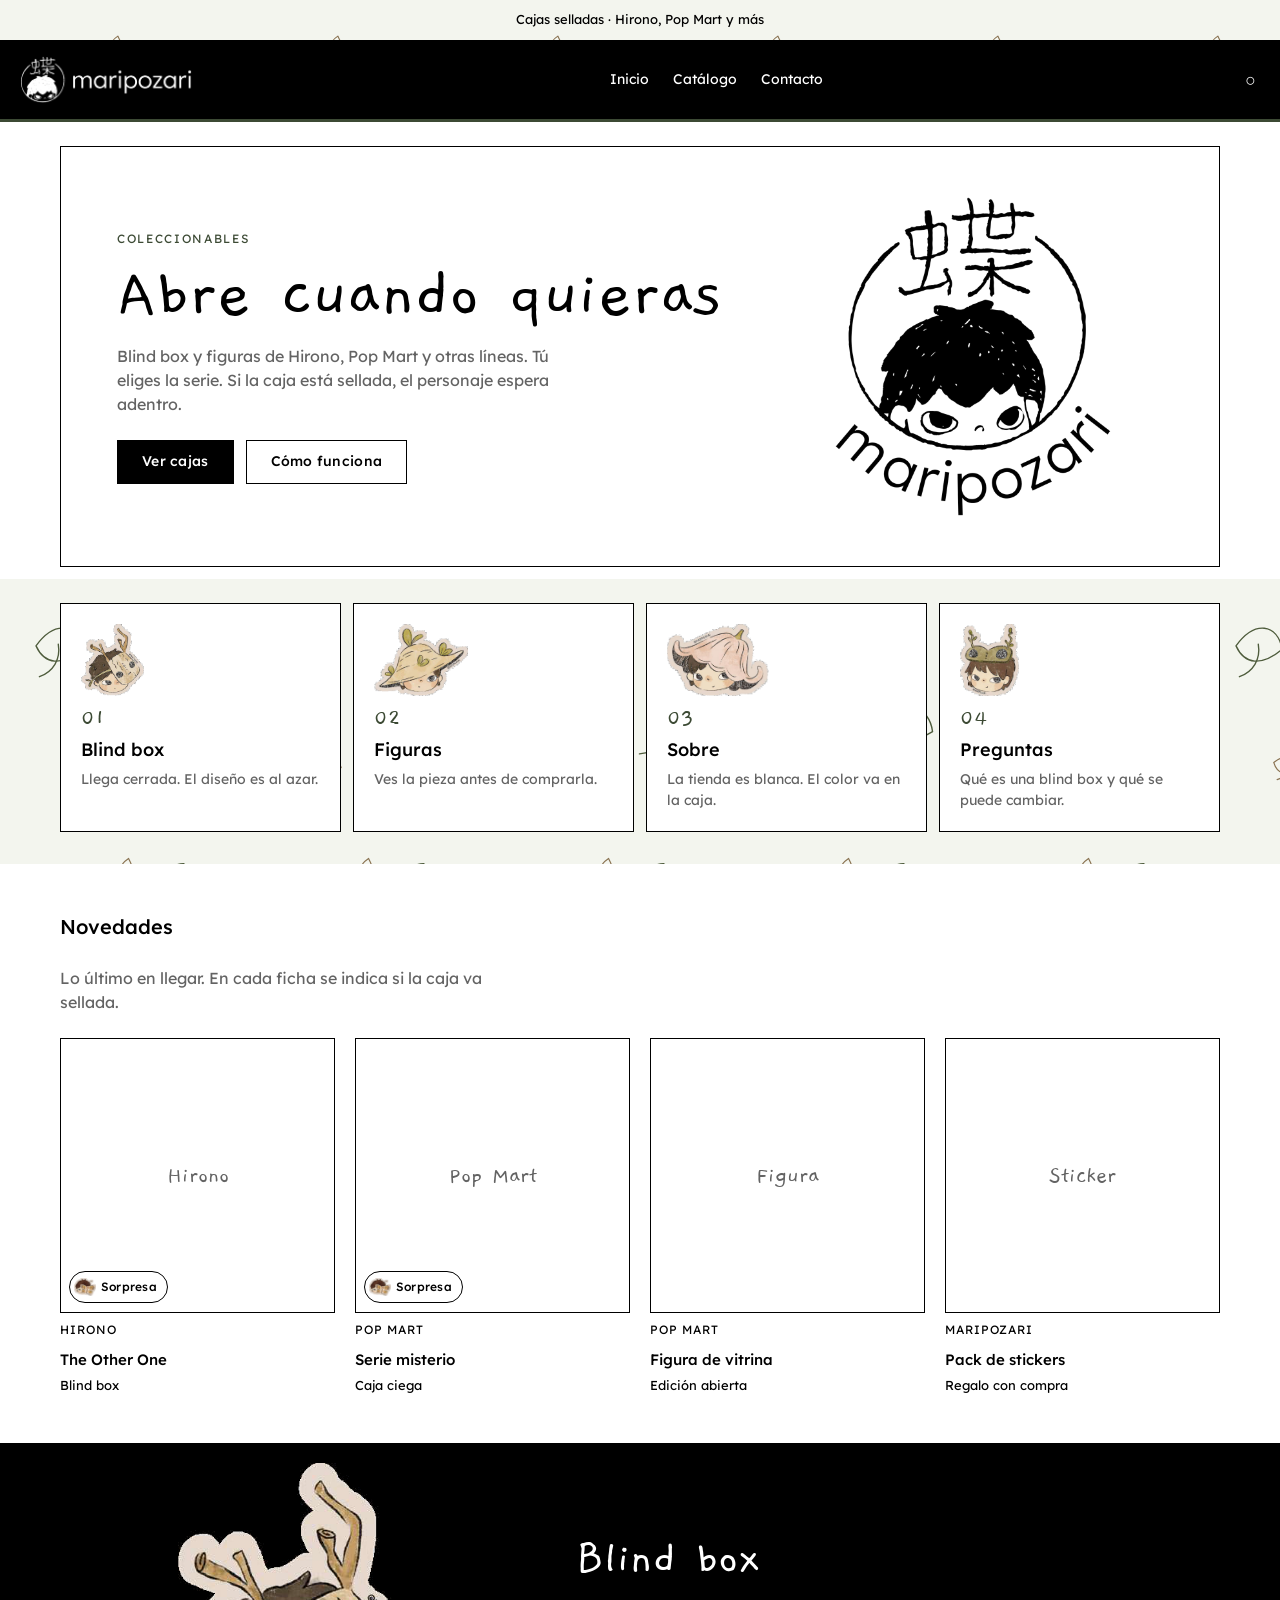
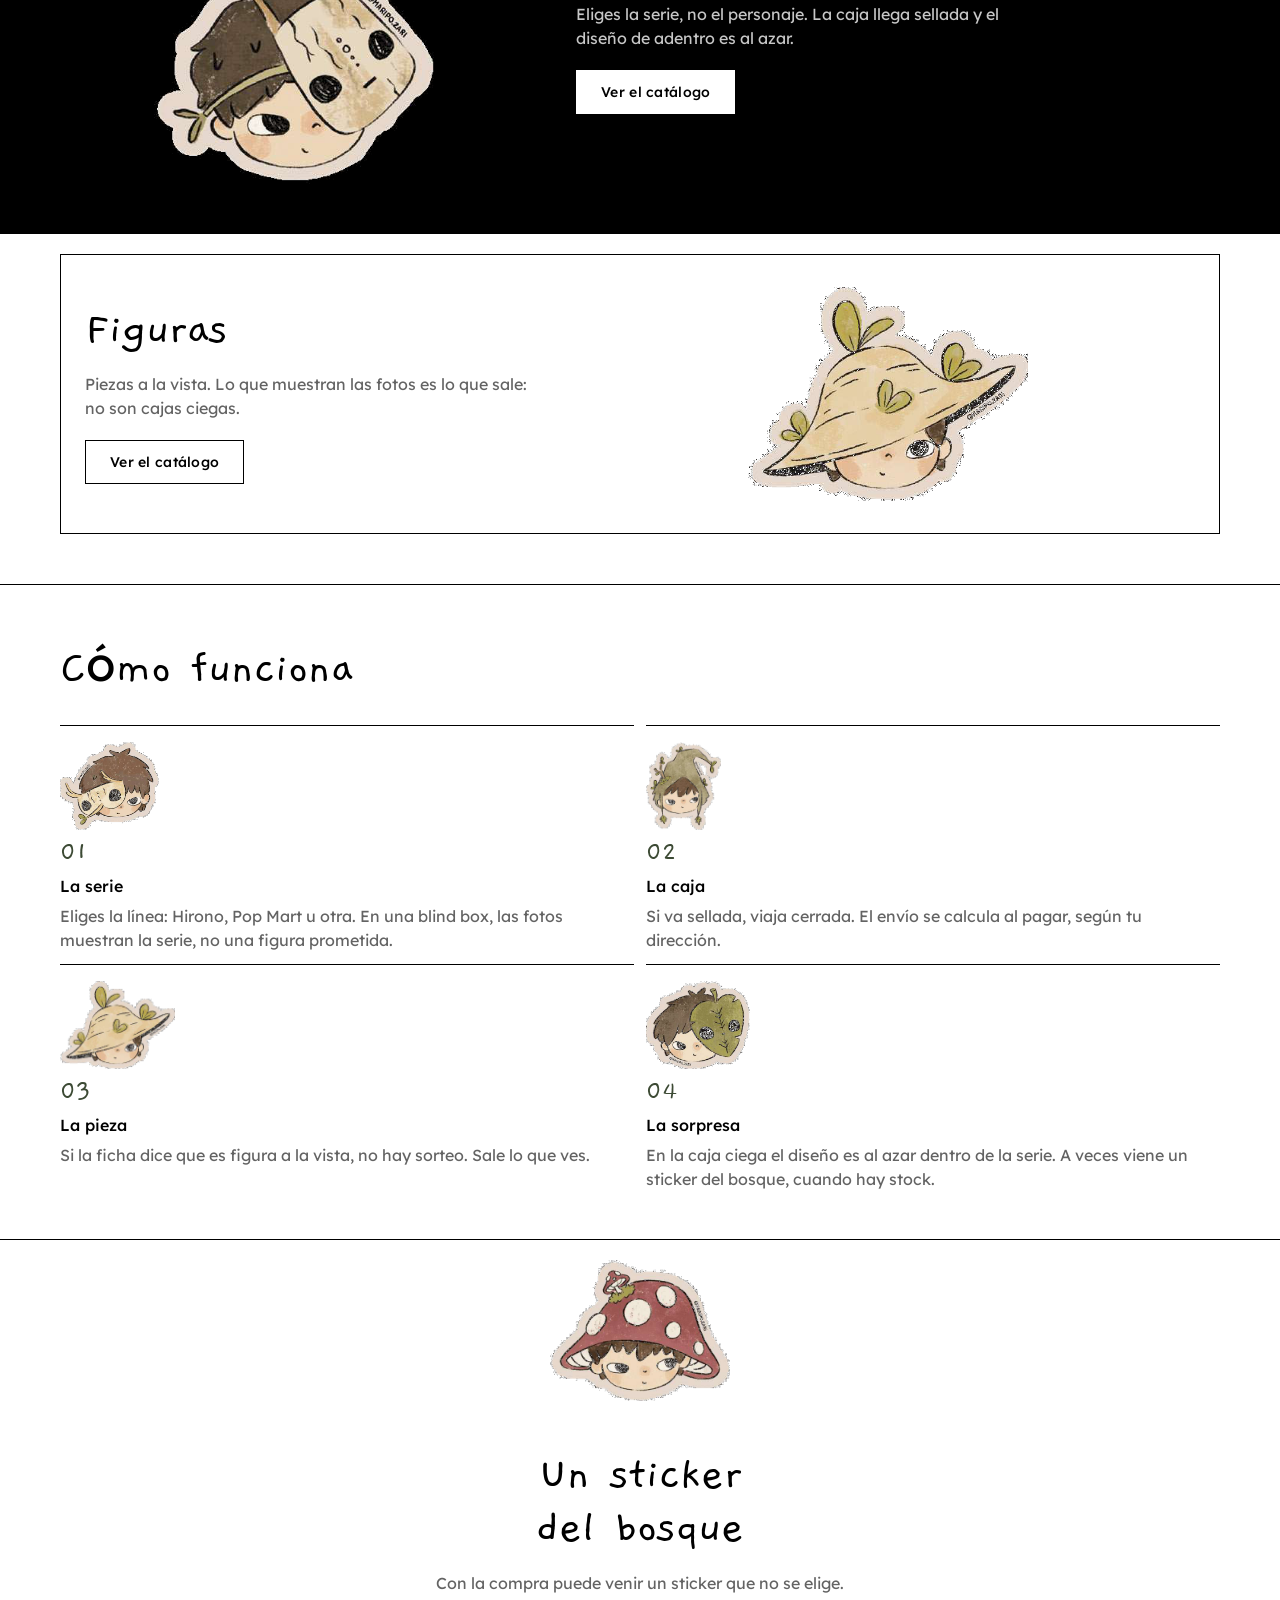
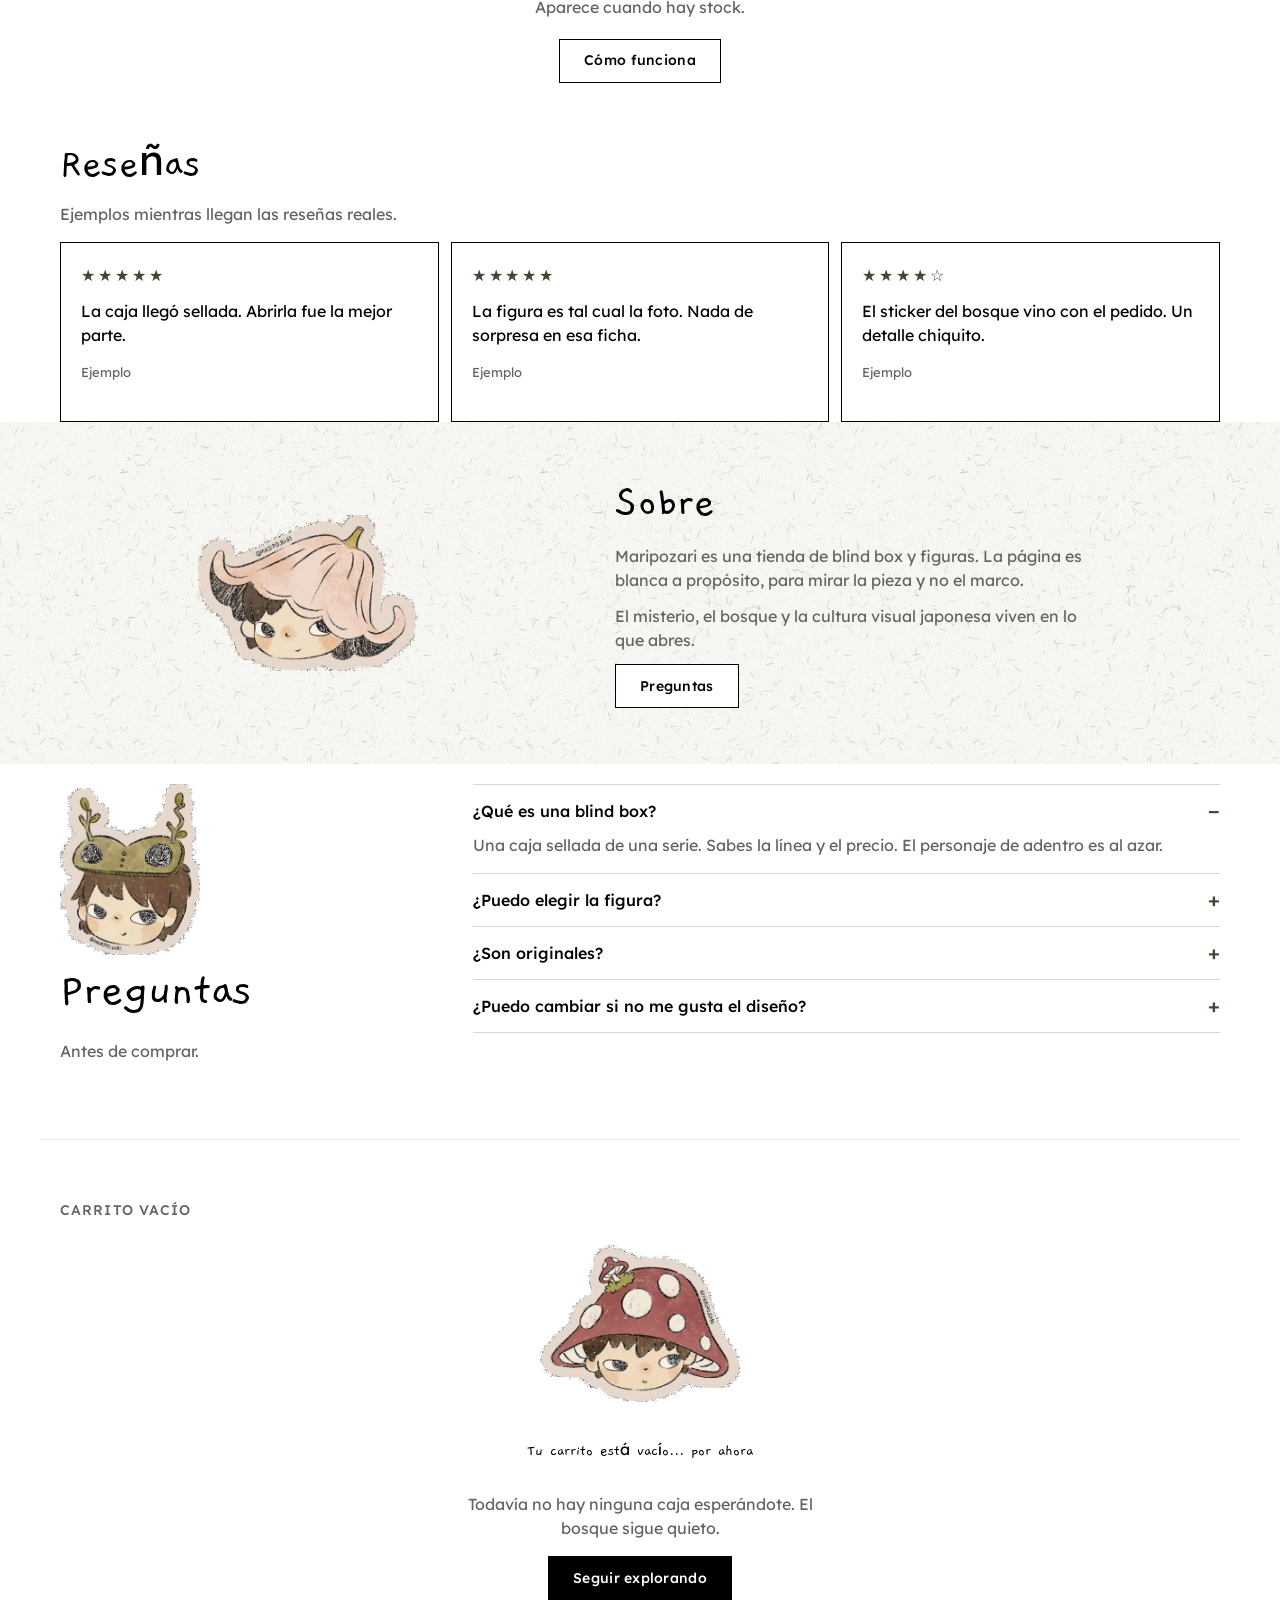
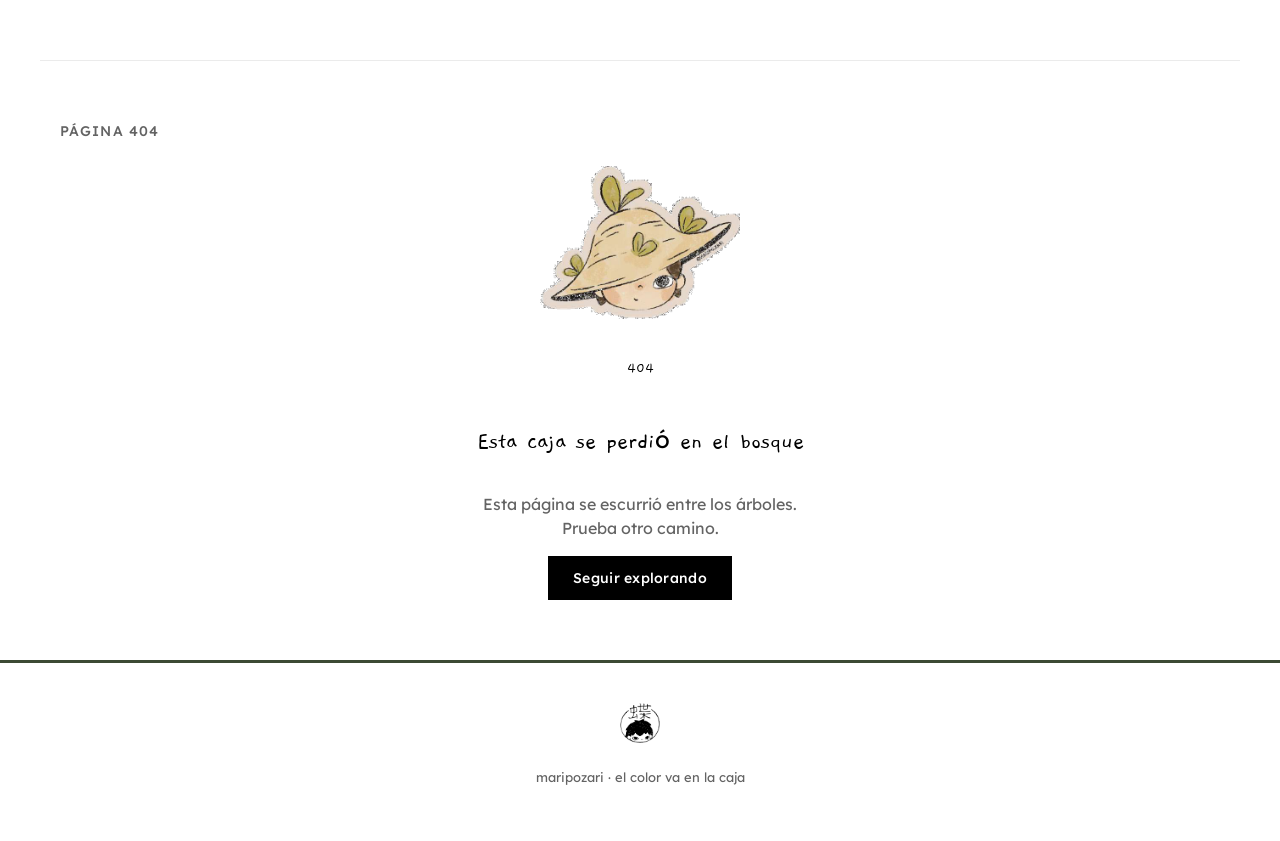
<file: preview/index.html>
<!doctype html>
<html lang="es">
  <head>
    <meta charset="utf-8">
    <meta name="viewport" content="width=device-width, initial-scale=1">
    <title>maripozari — vista local de la home</title>
    <link rel="icon" type="image/png" href="../assets/favicon.png">
    <link rel="preconnect" href="https://fonts.googleapis.com">
    <link rel="preconnect" href="https://fonts.gstatic.com" crossorigin>
    <link href="https://fonts.googleapis.com/css2?family=Gaegu:wght@400;700&family=Lexend:wght@300;400;500;600&display=swap" rel="stylesheet">
    <link rel="stylesheet" href="preview.css">
    <link rel="stylesheet" href="../assets/maripozari.css">
    <script src="../assets/maripozari-reel.js" defer></script>
  </head>
  <body>
    <a class="skip" href="#main">Saltar al contenido</a>

    <div class="announcement">Cajas selladas · Hirono, Pop Mart y más</div>

    <header class="site-header">
      <button class="icon-btn large-up-hide" type="button" aria-label="Menú">☰</button>
      <a class="logo-link" href="#main">
        <img class="header__heading-logo header__heading-logo--lockup small-hide medium-hide" src="../assets/logo-horizontal-white.png" width="200" height="56" alt="maripozari">
        <img class="header__heading-logo header__heading-logo--symbol large-up-hide" src="../assets/logo-symbol-white.png" width="48" height="48" alt="maripozari">
      </a>
      <nav class="nav small-hide" aria-label="Principal">
        <a href="#main">Inicio</a>
        <a href="#novedades">Catálogo</a>
        <a href="paginas.html#contacto">Contacto</a>
      </nav>
      <a class="icon-btn" href="carrito.html" aria-label="Carrito">○</a>
    </header>

    <main id="main">
      <section class="maripozari-banner">
        <div class="page-width">
          <div class="maripozari-banner__panel">
            <div class="maripozari-banner__copy">
              <p class="maripozari-banner__eyebrow">Coleccionables</p>
              <h1 class="maripozari-banner__heading">Abre cuando quieras</h1>
              <p class="maripozari-banner__text">Blind box y figuras de Hirono, Pop Mart y otras líneas. Tú eliges la serie. Si la caja está sellada, el personaje espera adentro.</p>
              <div class="maripozari-banner__actions">
                <a class="button" href="#novedades">Ver cajas</a>
                <a class="button button--secondary" href="#como-funciona">Cómo funciona</a>
              </div>
            </div>
            <div class="maripozari-banner__visual">
              <img src="../assets/logo-original.png" width="280" height="322" alt="maripozari">
            </div>
          </div>
        </div>
      </section>

      <section class="maripozari-paths">
        <div class="page-width">
          <ul class="maripozari-paths__list">
            <li><a href="#blind-box"><img class="maripozari-creature-img" src="../assets/creature-antler.png" width="88" height="88" alt="" style="--creature-size: 8.8rem"><span class="maripozari-paths__index">01</span><h2>Blind box</h2><p>Llega cerrada. El diseño es al azar.</p></a></li>
            <li><a href="#figuras"><img class="maripozari-creature-img" src="../assets/creature-hat.png" width="88" height="88" alt="" style="--creature-size: 8.8rem"><span class="maripozari-paths__index">02</span><h2>Figuras</h2><p>Ves la pieza antes de comprarla.</p></a></li>
            <li><a href="#sobre"><img class="maripozari-creature-img" src="../assets/creature-flower.png" width="88" height="88" alt="" style="--creature-size: 8.8rem"><span class="maripozari-paths__index">03</span><h2>Sobre</h2><p>La tienda es blanca. El color va en la caja.</p></a></li>
            <li><a href="#preguntas"><img class="maripozari-creature-img" src="../assets/creature-frog.png" width="88" height="88" alt="" style="--creature-size: 8.8rem"><span class="maripozari-paths__index">04</span><h2>Preguntas</h2><p>Qué es una blind box y qué se puede cambiar.</p></a></li>
          </ul>
        </div>
      </section>

      <section id="novedades" class="page-width catalog">
        <h2>Novedades</h2>
        <p class="lede">Lo último en llegar. En cada ficha se indica si la caja va sellada.</p>
        <div class="grid">
          <article class="card">
            <div class="card__media">
              <span class="card__ph">Hirono</span>
              <div class="card__badge">
                <span class="maripozari-surprise-badge">
                  <img src="../assets/creature-surprise.png" width="22" height="22" alt="">
                  <span>Sorpresa</span>
                </span>
              </div>
            </div>
            <p class="vendor">HIRONO</p>
            <h3>The Other One</h3>
            <p class="price">Blind box</p>
          </article>
          <article class="card">
            <div class="card__media">
              <span class="card__ph">Pop Mart</span>
              <div class="card__badge">
                <span class="maripozari-surprise-badge">
                  <img src="../assets/creature-surprise.png" width="22" height="22" alt="">
                  <span>Sorpresa</span>
                </span>
              </div>
            </div>
            <p class="vendor">POP MART</p>
            <h3>Serie misterio</h3>
            <p class="price">Caja ciega</p>
          </article>
          <article class="card">
            <div class="card__media"><span class="card__ph">Figura</span></div>
            <p class="vendor">POP MART</p>
            <h3>Figura de vitrina</h3>
            <p class="price">Edición abierta</p>
          </article>
          <article class="card">
            <div class="card__media"><span class="card__ph">Sticker</span></div>
            <p class="vendor">MARIPOZARI</p>
            <h3>Pack de stickers</h3>
            <p class="price">Regalo con compra</p>
          </article>
        </div>
      </section>

      <section id="blind-box" class="maripozari-moment maripozari-moment--ink">
        <div class="page-width">
          <div class="maripozari-moment__inner">
            <div class="maripozari-moment__media">
              <img class="maripozari-creature-img" src="../assets/creature-antler.png" width="240" height="240" alt="" style="--creature-size: 24rem">
            </div>
            <div>
              <h2 class="maripozari-moment__heading">Blind box</h2>
              <div class="maripozari-moment__text rte"><p>Eliges la serie, no el personaje. La caja llega sellada y el diseño de adentro es al azar.</p></div>
              <a class="button button--secondary" href="#novedades">Ver el catálogo</a>
            </div>
          </div>
        </div>
      </section>

      <section id="figuras" class="maripozari-moment maripozari-moment--frame maripozari-moment--image-right">
        <div class="page-width">
          <div class="maripozari-moment__inner">
            <div class="maripozari-moment__media">
              <img class="maripozari-creature-img" src="../assets/creature-hat.png" width="240" height="240" alt="" style="--creature-size: 24rem">
            </div>
            <div>
              <h2 class="maripozari-moment__heading">Figuras</h2>
              <div class="maripozari-moment__text rte"><p>Piezas a la vista. Lo que muestran las fotos es lo que sale: no son cajas ciegas.</p></div>
              <a class="button button--secondary" href="#novedades">Ver el catálogo</a>
            </div>
          </div>
        </div>
      </section>

      <section id="como-funciona" class="maripozari-steps">
        <div class="page-width">
          <h2 class="maripozari-steps__heading">Cómo funciona</h2>
          <ol class="maripozari-steps__list">
            <li><img class="maripozari-creature-img" src="../assets/creature-branch.png" width="96" height="96" alt="" style="--creature-size: 9.6rem"><span class="maripozari-steps__index">01</span><h3>La serie</h3><p>Eliges la línea: Hirono, Pop Mart u otra. En una blind box, las fotos muestran la serie, no una figura prometida.</p></li>
            <li><img class="maripozari-creature-img" src="../assets/creature-sprout.png" width="96" height="96" alt="" style="--creature-size: 9.6rem"><span class="maripozari-steps__index">02</span><h3>La caja</h3><p>Si va sellada, viaja cerrada. El envío se calcula al pagar, según tu dirección.</p></li>
            <li><img class="maripozari-creature-img" src="../assets/creature-hat.png" width="96" height="96" alt="" style="--creature-size: 9.6rem"><span class="maripozari-steps__index">03</span><h3>La pieza</h3><p>Si la ficha dice que es figura a la vista, no hay sorteo. Sale lo que ves.</p></li>
            <li><img class="maripozari-creature-img" src="../assets/creature-leaf.png" width="96" height="96" alt="" style="--creature-size: 9.6rem"><span class="maripozari-steps__index">04</span><h3>La sorpresa</h3><p>En la caja ciega el diseño es al azar dentro de la serie. A veces viene un sticker del bosque, cuando hay stock.</p></li>
          </ol>
        </div>
      </section>

      <section class="maripozari-moment maripozari-moment--center">
        <div class="page-width">
          <div class="maripozari-moment__inner">
            <div class="maripozari-moment__media">
              <img class="maripozari-creature-img" src="../assets/creature-mushroom.png" width="240" height="240" alt="" style="--creature-size: 24rem">
            </div>
            <div>
              <h2 class="maripozari-moment__heading">Un sticker del bosque</h2>
              <div class="maripozari-moment__text rte"><p>Con la compra puede venir un sticker que no se elige. Aparece cuando hay stock.</p></div>
              <a class="button button--secondary" href="#como-funciona">Cómo funciona</a>
            </div>
          </div>
        </div>
      </section>

      <maripozari-reel class="maripozari-reel maripozari-reviews">
        <div class="page-width maripozari-reel__bar">
          <div>
            <h2 class="maripozari-reel__heading">Reseñas</h2>
            <p class="maripozari-reviews__intro">Ejemplos mientras llegan las reseñas reales.</p>
          </div>
        </div>
        <div class="maripozari-reel__viewport page-width">
          <div class="maripozari-reel__track" data-reel-track>
            <article class="maripozari-reviews__card" data-reel-slide>
              <p class="maripozari-reviews__stars">★★★★★</p>
              <blockquote>La caja llegó sellada. Abrirla fue la mejor parte.</blockquote>
              <p class="maripozari-reviews__author">Ejemplo</p>
            </article>
            <article class="maripozari-reviews__card" data-reel-slide>
              <p class="maripozari-reviews__stars">★★★★★</p>
              <blockquote>La figura es tal cual la foto. Nada de sorpresa en esa ficha.</blockquote>
              <p class="maripozari-reviews__author">Ejemplo</p>
            </article>
            <article class="maripozari-reviews__card" data-reel-slide>
              <p class="maripozari-reviews__stars">★★★★☆</p>
              <blockquote>El sticker del bosque vino con el pedido. Un detalle chiquito.</blockquote>
              <p class="maripozari-reviews__author">Ejemplo</p>
            </article>
          </div>
          <div class="maripozari-reel__dots" data-reel-dots></div>
        </div>
      </maripozari-reel>

      <section id="sobre" class="maripozari-about maripozari-kraft">
        <div class="page-width">
          <div class="maripozari-about__inner maripozari-about__inner--split">
            <div>
              <img class="maripozari-creature-img" src="../assets/creature-flower.png" width="220" height="220" alt="" style="--creature-size: 22rem">
            </div>
            <div>
              <h2 class="maripozari-about__heading">Sobre</h2>
              <div class="maripozari-about__text">
                <p>Maripozari es una tienda de blind box y figuras. La página es blanca a propósito, para mirar la pieza y no el marco.</p>
                <p>El misterio, el bosque y la cultura visual japonesa viven en lo que abres.</p>
              </div>
              <a class="button button--secondary" href="#preguntas">Preguntas</a>
            </div>
          </div>
        </div>
      </section>

      <section id="preguntas" class="maripozari-faq">
        <div class="page-width maripozari-faq__layout">
          <div class="maripozari-faq__intro-wrap">
            <img class="maripozari-creature-img" src="../assets/creature-frog.png" width="140" height="140" alt="" style="--creature-size: 14rem">
            <h2 class="maripozari-faq__heading">Preguntas</h2>
            <p class="maripozari-faq__intro">Antes de comprar.</p>
          </div>
          <div class="maripozari-faq__list">
            <details class="maripozari-faq__item" open>
              <summary>¿Qué es una blind box?</summary>
              <div class="rte"><p>Una caja sellada de una serie. Sabes la línea y el precio. El personaje de adentro es al azar.</p></div>
            </details>
            <details class="maripozari-faq__item">
              <summary>¿Puedo elegir la figura?</summary>
              <div class="rte"><p>En una blind box, no. Si la ficha dice que es figura a la vista, lo que ves en las fotos es lo que sale.</p></div>
            </details>
            <details class="maripozari-faq__item">
              <summary>¿Son originales?</summary>
              <div class="rte"><p>La ficha indica la línea y si la caja está sellada.</p></div>
            </details>
            <details class="maripozari-faq__item">
              <summary>¿Puedo cambiar si no me gusta el diseño?</summary>
              <div class="rte"><p>Que salga otro personaje de la misma serie es la sorpresa. Si el empaque llega dañado, lo revisamos con fotos.</p></div>
            </details>
          </div>
        </div>
      </section>

      <section id="carrito" class="page-width state">
        <h2>Carrito vacío</h2>
        <div class="maripozari-empty">
          <img class="maripozari-creature" src="../assets/creature-empty-cart.png" width="180" height="141" alt="">
          <p class="cart__empty-text">Tu carrito está vacío... por ahora</p>
          <p class="maripozari-empty__note">Todavía no hay ninguna caja esperándote. El bosque sigue quieto.</p>
          <a class="button" href="#novedades">Seguir explorando</a>
        </div>
      </section>

      <section id="perdido" class="page-width state">
        <h2>Página 404</h2>
        <div class="template-404 maripozari-empty">
          <img class="maripozari-creature" src="../assets/creature-404.png" width="200" height="152" alt="">
          <p class="maripozari-display">404</p>
          <h1 class="title">Esta caja se perdió en el bosque</h1>
          <p class="maripozari-empty__note">Esta página se escurrió entre los árboles. Prueba otro camino.</p>
          <a class="button" href="#novedades">Seguir explorando</a>
        </div>
      </section>
    </main>

    <footer class="site-footer">
      <img src="../assets/logo-symbol.png" width="40" height="40" alt="">
      <p>maripozari · el color va en la caja</p>
    </footer>
  </body>
</html>
</file>
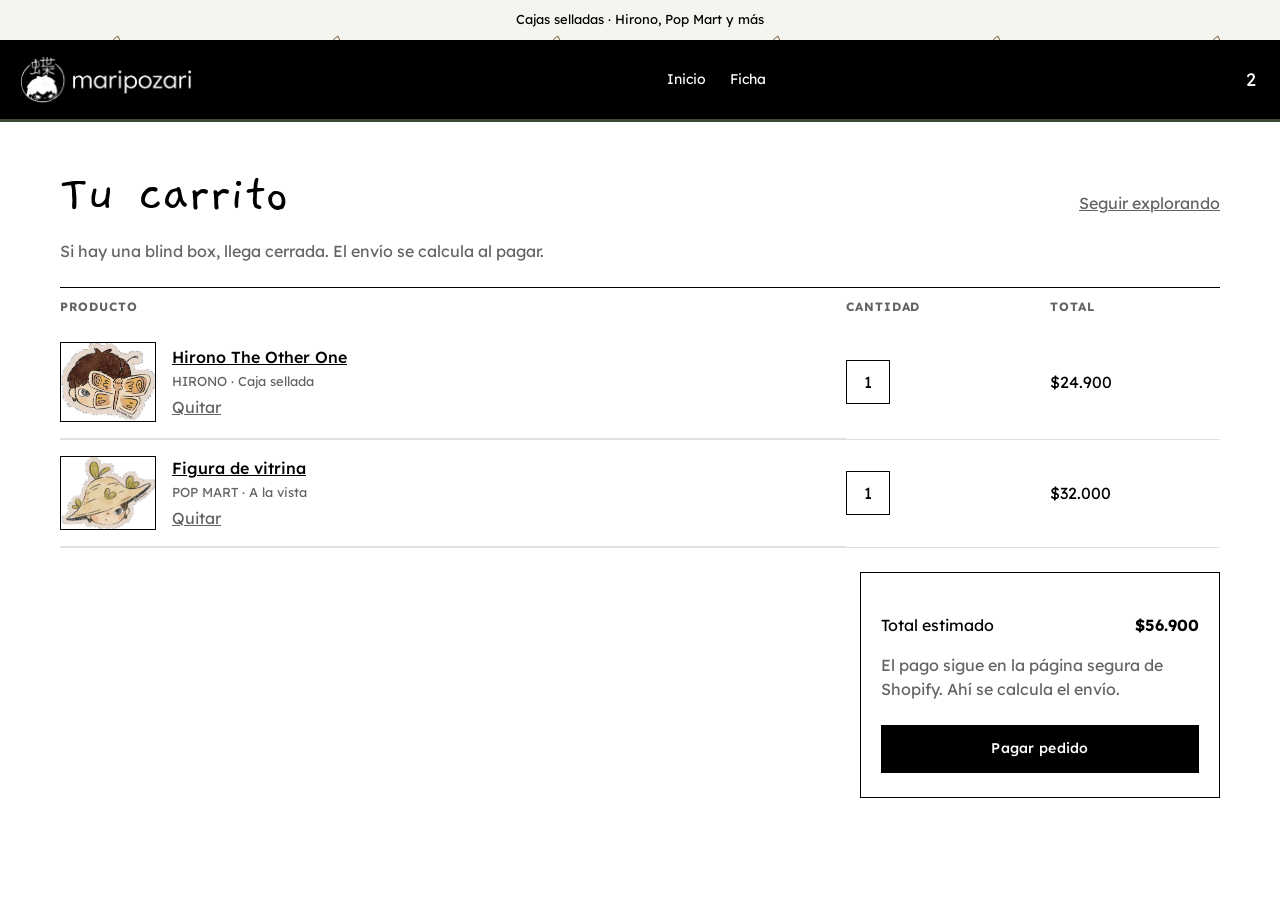
<file: preview/carrito.html>
<!doctype html>
<html lang="es">
  <head>
    <meta charset="utf-8">
    <meta name="viewport" content="width=device-width, initial-scale=1">
    <title>maripozari — carrito</title>
    <link rel="icon" type="image/png" href="../assets/favicon.png">
    <link href="https://fonts.googleapis.com/css2?family=Gaegu:wght@400;700&family=Lexend:wght@300;400;500;600&display=swap" rel="stylesheet">
    <link rel="stylesheet" href="preview.css">
    <link rel="stylesheet" href="../assets/maripozari.css">
  </head>
  <body>
    <div class="announcement">Cajas selladas · Hirono, Pop Mart y más</div>
    <header class="site-header">
      <button class="icon-btn large-up-hide" type="button" aria-label="Menú">☰</button>
      <a class="logo-link" href="index.html">
        <img class="header__heading-logo header__heading-logo--lockup small-hide medium-hide" src="../assets/logo-horizontal-white.png" width="200" height="56" alt="maripozari">
        <img class="header__heading-logo header__heading-logo--symbol large-up-hide" src="../assets/logo-symbol-white.png" width="48" height="48" alt="maripozari">
      </a>
      <nav class="nav small-hide" aria-label="Principal">
        <a href="index.html">Inicio</a>
        <a href="producto.html">Ficha</a>
      </nav>
      <a class="icon-btn" href="carrito.html" aria-label="Carrito">2</a>
    </header>
    <main class="page-width cart-preview">
      <div class="cart-head">
        <h1 class="maripozari-display display">Tu carrito</h1>
        <a href="index.html#cajas">Seguir explorando</a>
      </div>
      <p class="maripozari-cart-note">Si hay una blind box, llega cerrada. El envío se calcula al pagar.</p>
      <table class="cart-table">
        <thead>
          <tr><th>Producto</th><th>Cantidad</th><th>Total</th></tr>
        </thead>
        <tbody>
          <tr class="cart-item">
            <td class="cart-product">
              <img class="cart-item__image" src="../assets/creature-surprise.png" width="96" height="80" alt="">
              <div>
                <a class="cart-item__name" href="producto.html">Hirono The Other One</a>
                <p class="meta">HIRONO · Caja sellada</p>
                <button type="button">Quitar</button>
              </div>
            </td>
            <td><span class="qty">1</span></td>
            <td>$24.900</td>
          </tr>
          <tr class="cart-item">
            <td class="cart-product">
              <img class="cart-item__image" src="../assets/creature-hat.png" width="96" height="72" alt="">
              <div>
                <a class="cart-item__name" href="producto.html">Figura de vitrina</a>
                <p class="meta">POP MART · A la vista</p>
                <button type="button">Quitar</button>
              </div>
            </td>
            <td><span class="qty">1</span></td>
            <td>$32.000</td>
          </tr>
        </tbody>
      </table>
      <aside class="cart-summary cart__blocks">
        <p>Total estimado <strong>$56.900</strong></p>
        <p class="maripozari-cart-note">El pago sigue en la página segura de Shopify. Ahí se calcula el envío.</p>
        <a class="button cart__checkout-button" href="producto.html">Pagar pedido</a>
      </aside>
    </main>
  </body>
</html>
</file>
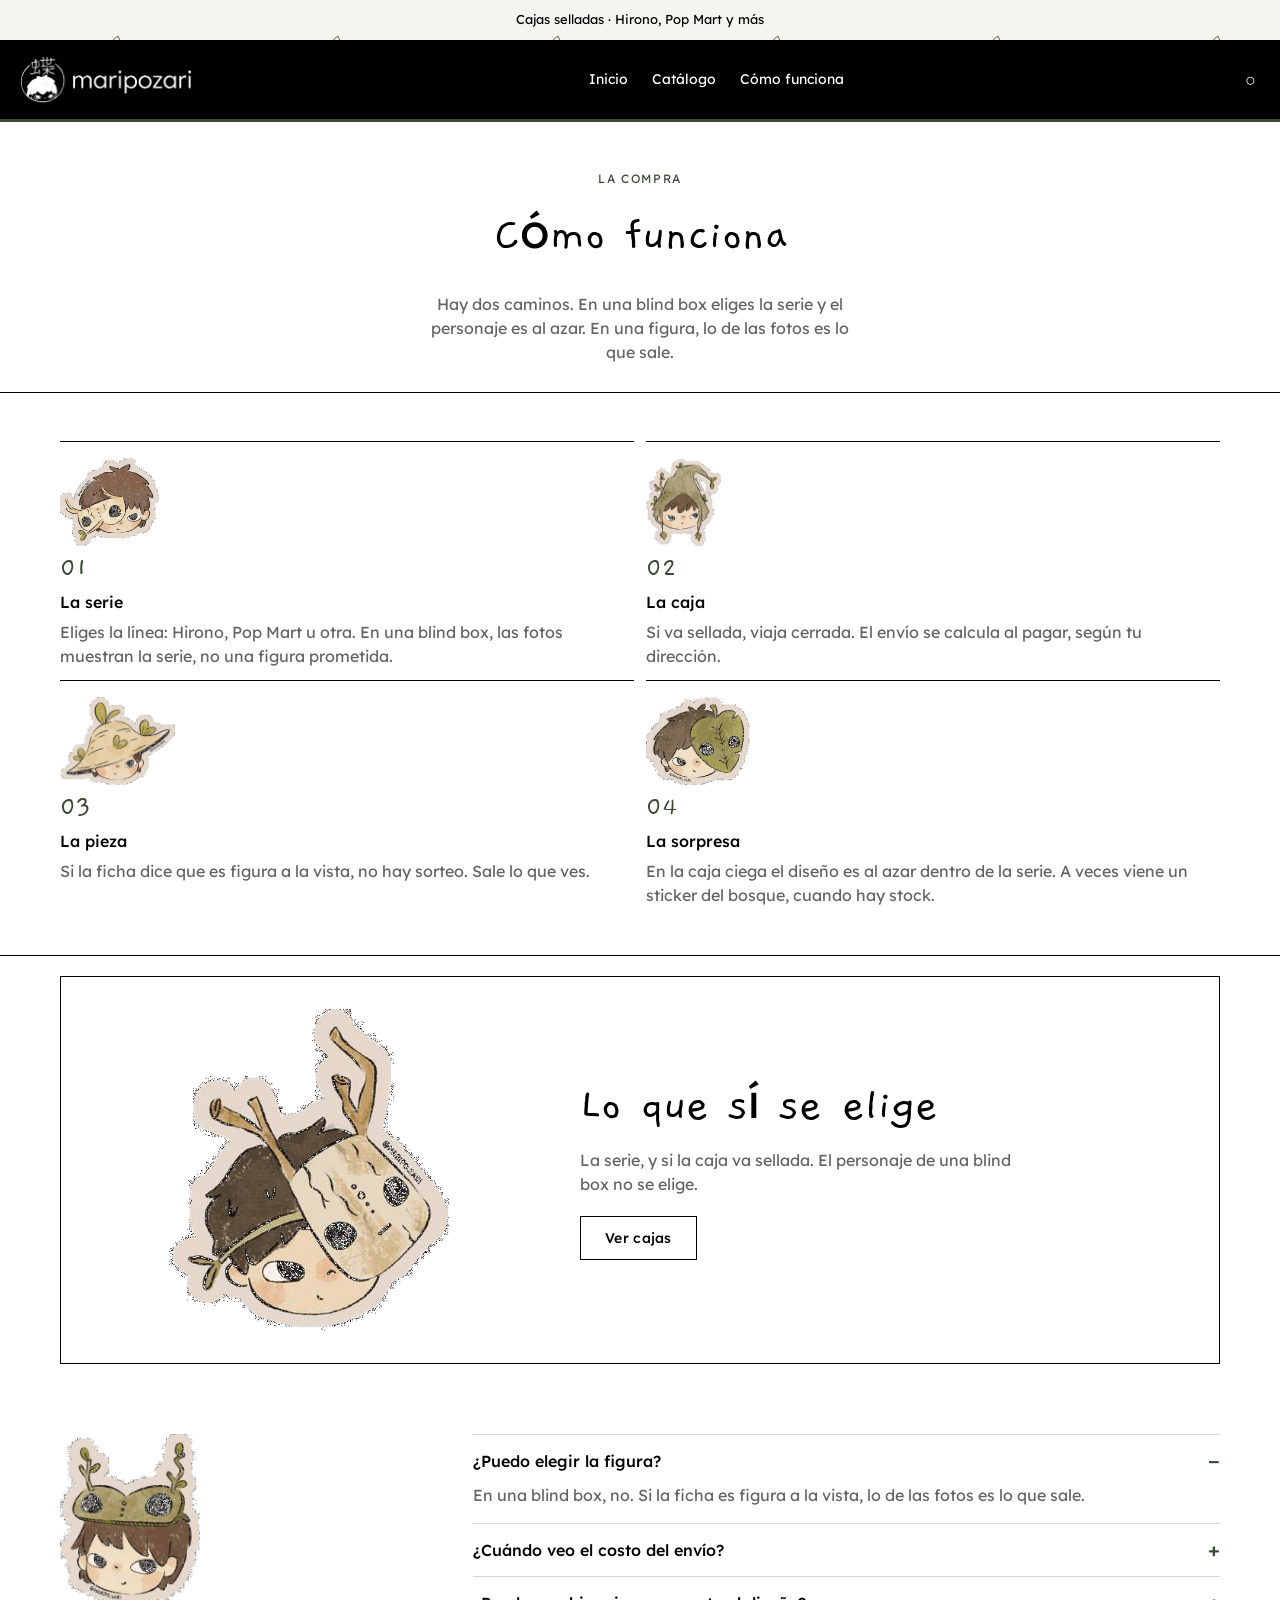
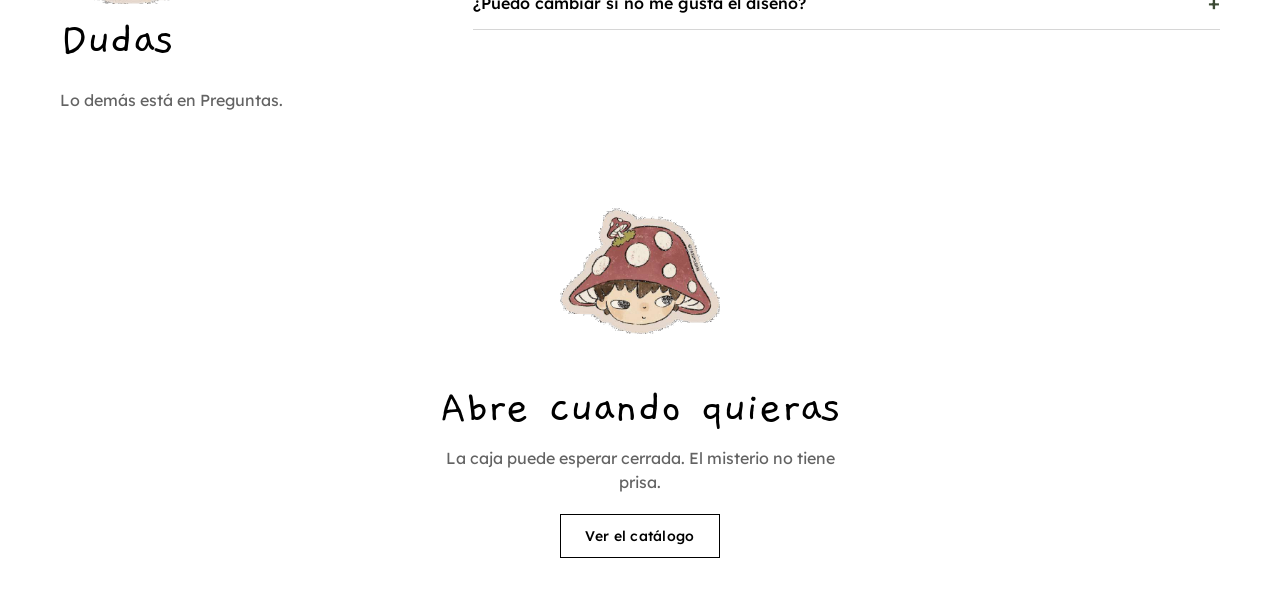
<file: preview/como-funciona.html>
<!doctype html>
<html lang="es">
  <head>
    <meta charset="utf-8">
    <meta name="viewport" content="width=device-width, initial-scale=1">
    <title>maripozari — Cómo funciona</title>
    <link rel="icon" type="image/png" href="../assets/favicon.png">
    <link href="https://fonts.googleapis.com/css2?family=Gaegu:wght@400;700&family=Lexend:wght@300;400;500;600&display=swap" rel="stylesheet">
    <link rel="stylesheet" href="preview.css">
    <link rel="stylesheet" href="../assets/maripozari.css">
  </head>
  <body>
    <div class="announcement">Cajas selladas · Hirono, Pop Mart y más</div>
    <header class="site-header">
      <a class="logo-link" href="index.html">
        <img class="header__heading-logo header__heading-logo--lockup small-hide medium-hide" src="../assets/logo-horizontal-white.png" width="200" height="56" alt="maripozari">
        <img class="header__heading-logo header__heading-logo--symbol large-up-hide" src="../assets/logo-symbol-white.png" width="48" height="48" alt="maripozari">
      </a>
      <nav class="nav small-hide" aria-label="Principal">
        <a href="index.html">Inicio</a>
        <a href="index.html#novedades">Catálogo</a>
        <a href="como-funciona.html" aria-current="page">Cómo funciona</a>
      </nav>
      <a class="icon-btn" href="carrito.html" aria-label="Carrito">○</a>
    </header>
    <main>
      <section class="page-width como-intro">
        <p class="maripozari-banner__eyebrow">La compra</p>
        <h1 class="maripozari-steps__heading">Cómo funciona</h1>
        <p class="lede">Hay dos caminos. En una blind box eliges la serie y el personaje es al azar. En una figura, lo de las fotos es lo que sale.</p>
      </section>

      <section id="pasos" class="maripozari-steps">
        <div class="page-width">
          <ol class="maripozari-steps__list">
            <li><img class="maripozari-creature-img" src="../assets/creature-branch.png" width="96" height="96" alt="" style="--creature-size: 9.6rem"><span class="maripozari-steps__index">01</span><h3>La serie</h3><p>Eliges la línea: Hirono, Pop Mart u otra. En una blind box, las fotos muestran la serie, no una figura prometida.</p></li>
            <li><img class="maripozari-creature-img" src="../assets/creature-sprout.png" width="96" height="96" alt="" style="--creature-size: 9.6rem"><span class="maripozari-steps__index">02</span><h3>La caja</h3><p>Si va sellada, viaja cerrada. El envío se calcula al pagar, según tu dirección.</p></li>
            <li><img class="maripozari-creature-img" src="../assets/creature-hat.png" width="96" height="96" alt="" style="--creature-size: 9.6rem"><span class="maripozari-steps__index">03</span><h3>La pieza</h3><p>Si la ficha dice que es figura a la vista, no hay sorteo. Sale lo que ves.</p></li>
            <li><img class="maripozari-creature-img" src="../assets/creature-leaf.png" width="96" height="96" alt="" style="--creature-size: 9.6rem"><span class="maripozari-steps__index">04</span><h3>La sorpresa</h3><p>En la caja ciega el diseño es al azar dentro de la serie. A veces viene un sticker del bosque, cuando hay stock.</p></li>
          </ol>
        </div>
      </section>

      <section class="maripozari-moment maripozari-moment--frame">
        <div class="page-width">
          <div class="maripozari-moment__inner">
            <div class="maripozari-moment__media">
              <img class="maripozari-creature-img" src="../assets/creature-antler.png" width="240" height="240" alt="" style="--creature-size: 24rem">
            </div>
            <div>
              <h2 class="maripozari-moment__heading">Lo que sí se elige</h2>
              <div class="maripozari-moment__text rte"><p>La serie, y si la caja va sellada. El personaje de una blind box no se elige.</p></div>
              <a class="button button--secondary" href="index.html#novedades">Ver cajas</a>
            </div>
          </div>
        </div>
      </section>

      <section class="maripozari-faq">
        <div class="page-width maripozari-faq__layout">
          <div class="maripozari-faq__intro-wrap">
            <img class="maripozari-creature-img" src="../assets/creature-frog.png" width="140" height="140" alt="" style="--creature-size: 14rem">
            <h2 class="maripozari-faq__heading">Dudas</h2>
            <p class="maripozari-faq__intro">Lo demás está en Preguntas.</p>
          </div>
          <div class="maripozari-faq__list">
            <details class="maripozari-faq__item" open>
              <summary>¿Puedo elegir la figura?</summary>
              <div class="rte"><p>En una blind box, no. Si la ficha es figura a la vista, lo de las fotos es lo que sale.</p></div>
            </details>
            <details class="maripozari-faq__item">
              <summary>¿Cuándo veo el costo del envío?</summary>
              <div class="rte"><p>Al pagar, según tu dirección. Antes de eso la tienda no lo calcula.</p></div>
            </details>
            <details class="maripozari-faq__item">
              <summary>¿Puedo cambiar si no me gusta el diseño?</summary>
              <div class="rte"><p>Que salga otro personaje de la misma serie es la sorpresa. Si el empaque llega dañado, lo revisamos con fotos.</p></div>
            </details>
          </div>
        </div>
      </section>

      <section class="maripozari-moment maripozari-moment--center">
        <div class="page-width">
          <div class="maripozari-moment__inner">
            <div class="maripozari-moment__media">
              <img class="maripozari-creature-img" src="../assets/creature-mushroom.png" width="180" height="180" alt="" style="--creature-size: 16rem">
            </div>
            <div>
              <h2 class="maripozari-moment__heading">Abre cuando quieras</h2>
              <p class="maripozari-moment__text">La caja puede esperar cerrada. El misterio no tiene prisa.</p>
              <a class="button button--secondary" href="index.html#novedades">Ver el catálogo</a>
            </div>
          </div>
        </div>
      </section>
    </main>
  </body>
</html>
</file>
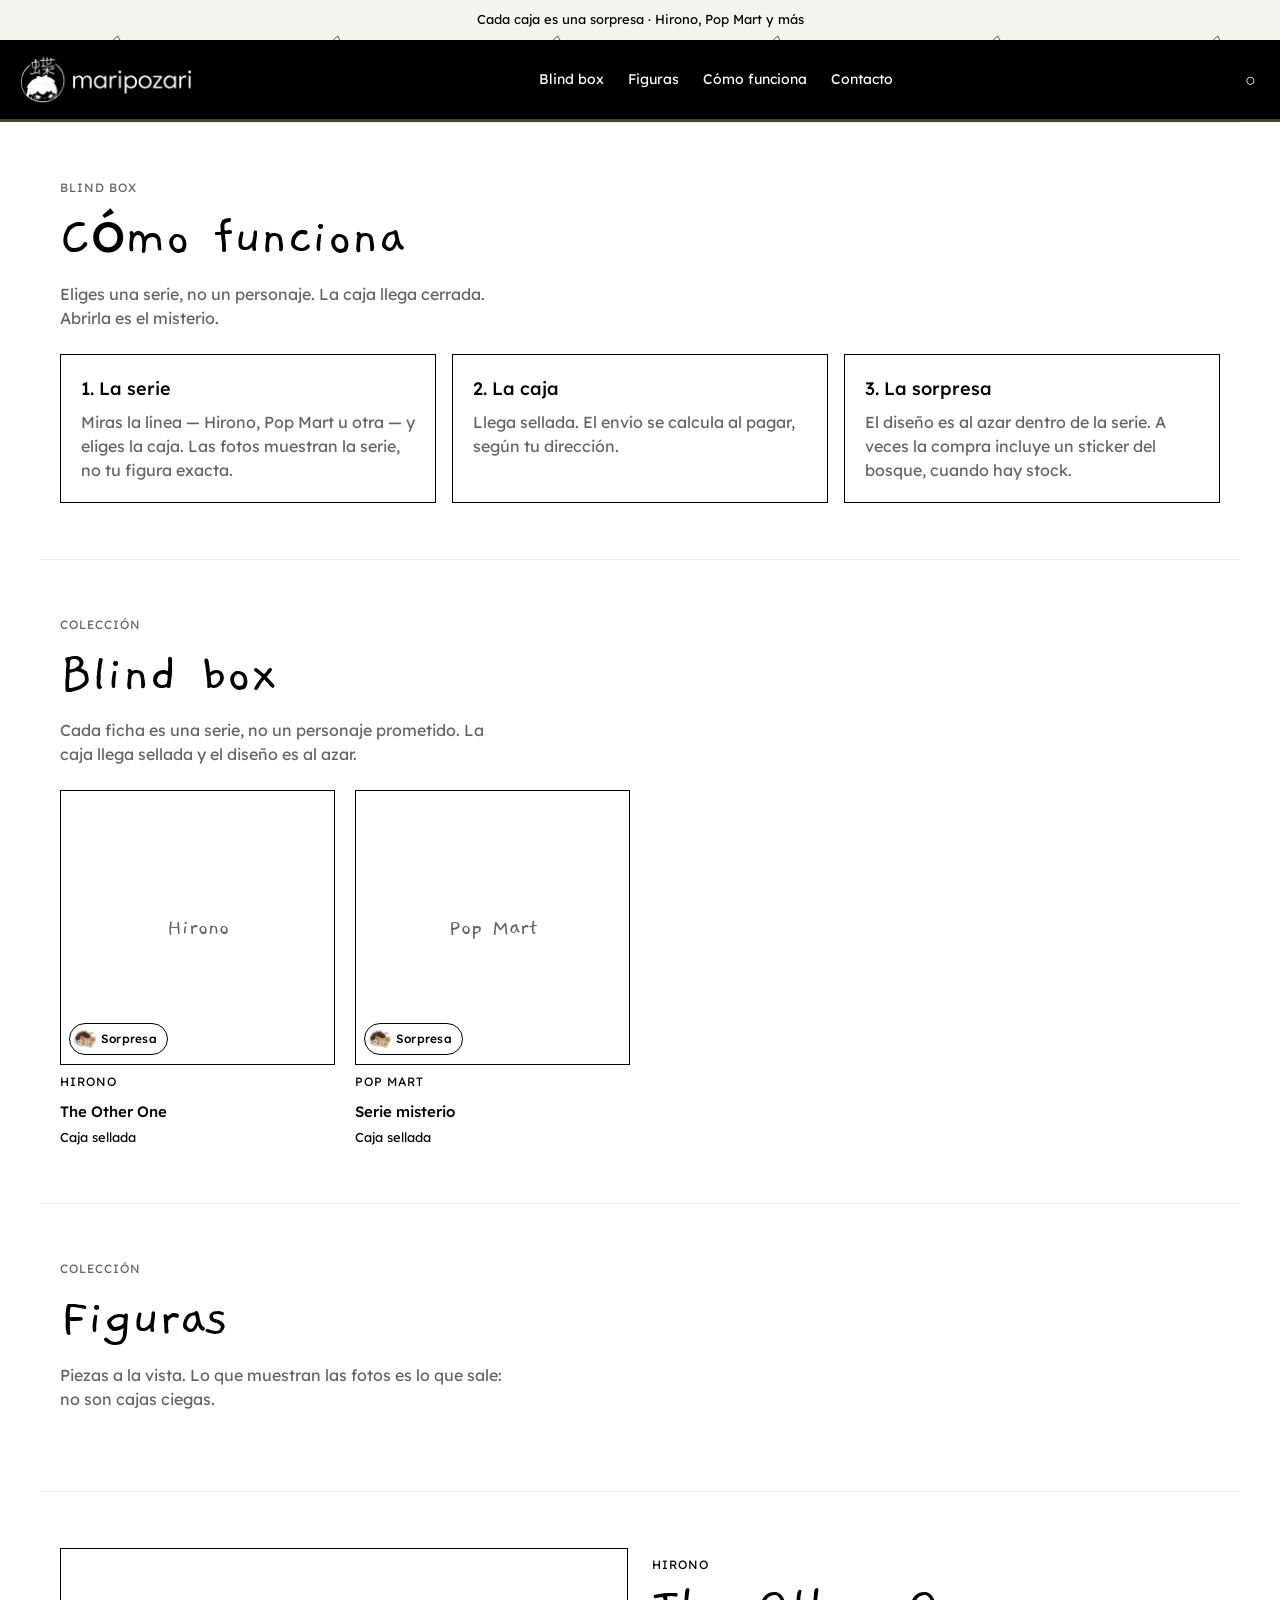
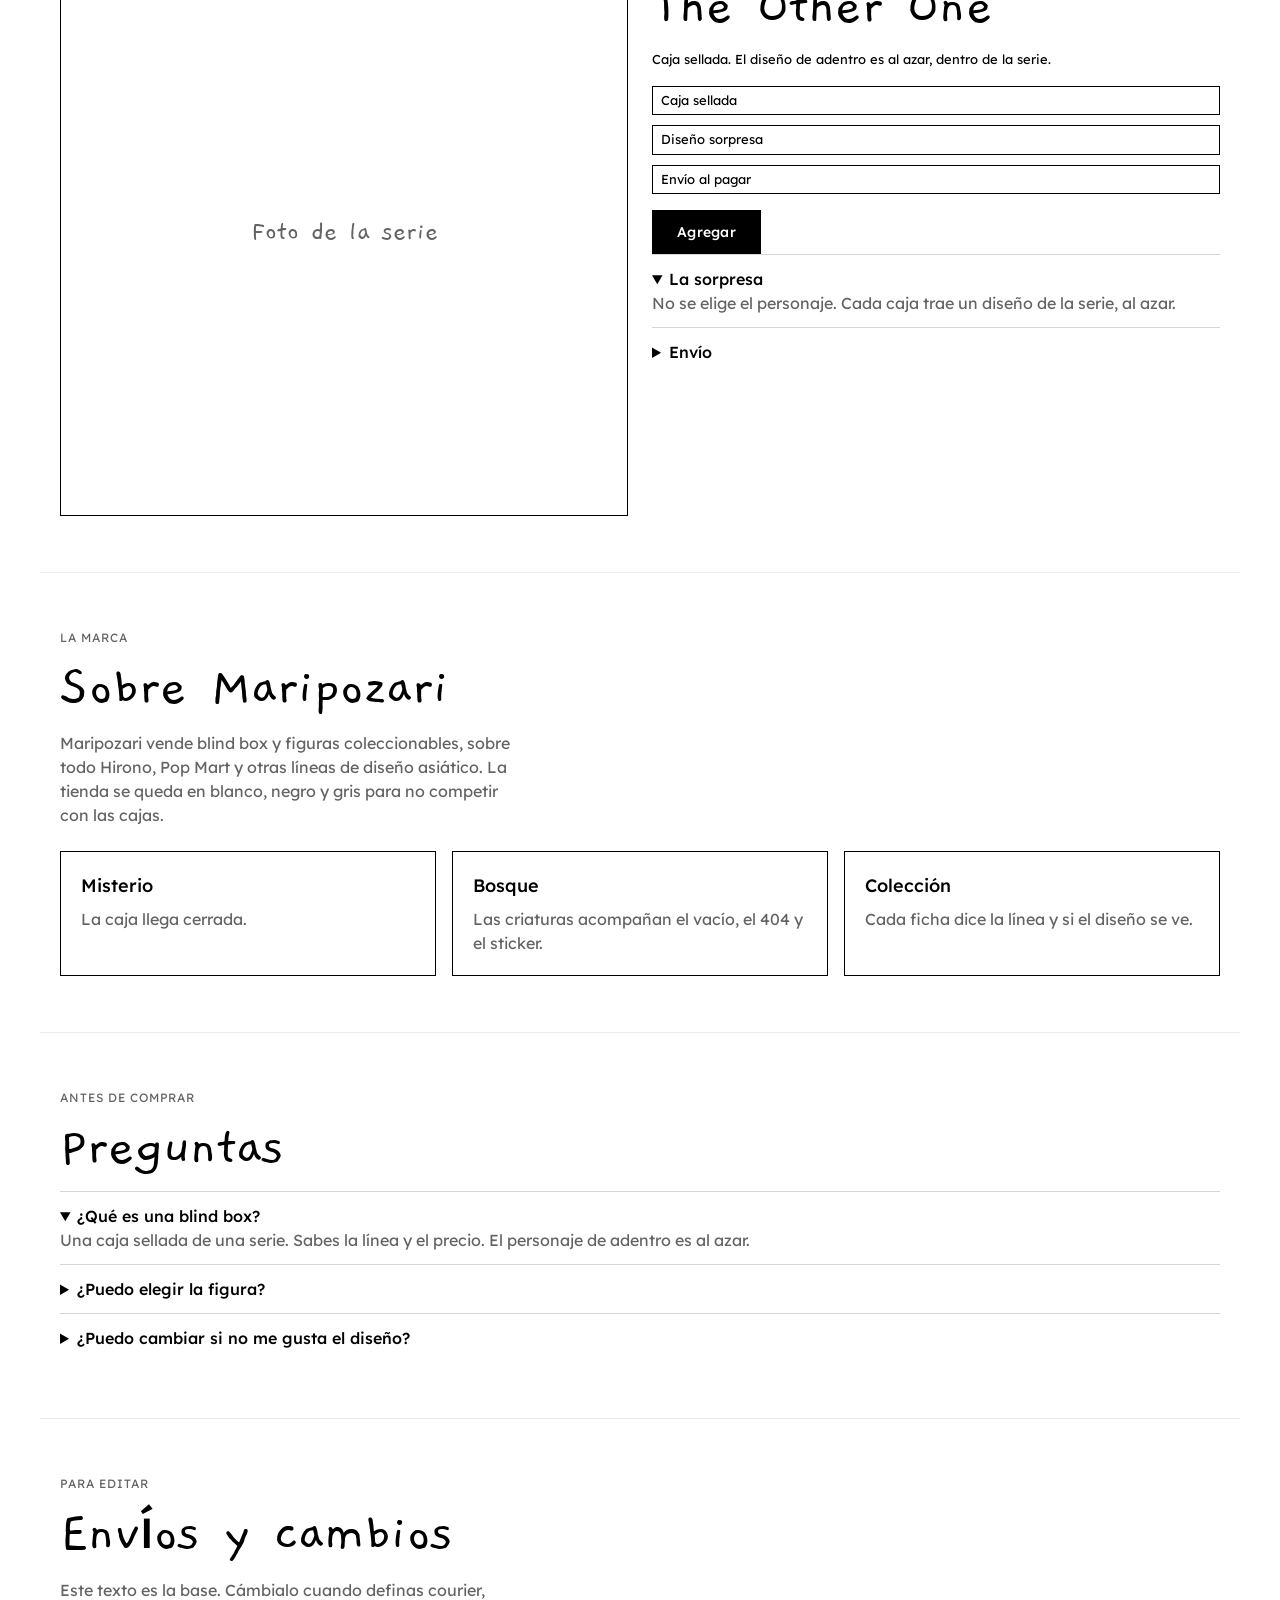
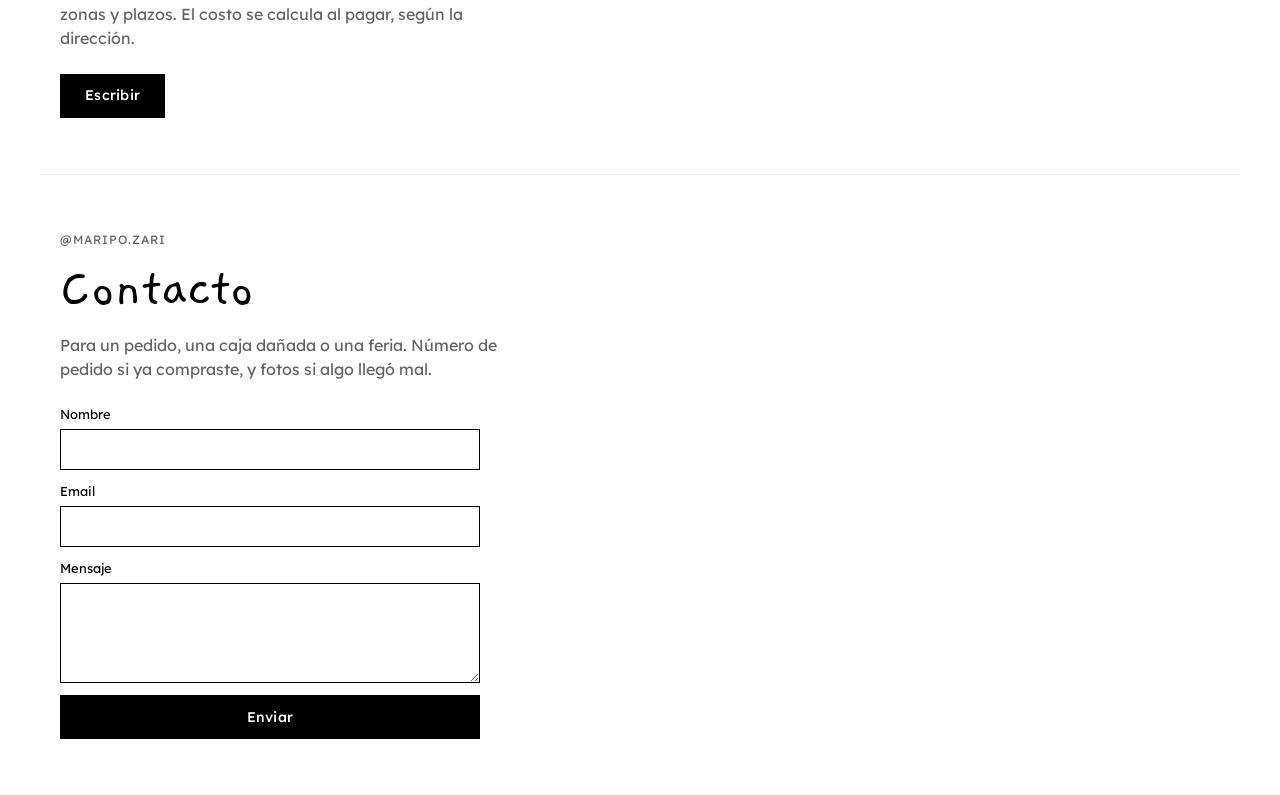
<file: preview/paginas.html>
<!doctype html>
<html lang="es">
  <head>
    <meta charset="utf-8">
    <meta name="viewport" content="width=device-width, initial-scale=1">
    <title>maripozari — páginas</title>
    <link rel="icon" type="image/png" href="../assets/favicon.png">
    <link rel="preconnect" href="https://fonts.googleapis.com">
    <link rel="preconnect" href="https://fonts.gstatic.com" crossorigin>
    <link href="https://fonts.googleapis.com/css2?family=Gaegu:wght@400;700&family=Lexend:wght@300;400;500;600&display=swap" rel="stylesheet">
    <link rel="stylesheet" href="preview.css">
    <link rel="stylesheet" href="../assets/maripozari.css">
  </head>
  <body>
    <div class="announcement">Cada caja es una sorpresa · Hirono, Pop Mart y más</div>
    <header class="site-header">
      <button class="icon-btn large-up-hide" type="button" aria-label="Menú">☰</button>
      <a class="logo-link" href="index.html">
        <img class="header__heading-logo header__heading-logo--lockup small-hide medium-hide" src="../assets/logo-horizontal-white.png" width="200" height="56" alt="maripozari">
        <img class="header__heading-logo header__heading-logo--symbol large-up-hide" src="../assets/logo-symbol-white.png" width="48" height="48" alt="maripozari">
      </a>
      <nav class="nav small-hide" aria-label="Principal">
        <a href="#cajas">Blind box</a>
        <a href="#figuras">Figuras</a>
        <a href="#como">Cómo funciona</a>
        <a href="#contacto">Contacto</a>
      </nav>
      <a class="icon-btn" href="index.html#carrito" aria-label="Carrito">○</a>
    </header>

    <main>
      <section id="como" class="page-block">
        <p class="eyebrow">Blind box</p>
        <h1 class="maripozari-display display">Cómo funciona</h1>
        <p class="lede">Eliges una serie, no un personaje. La caja llega cerrada. Abrirla es el misterio.</p>
        <div class="steps">
          <article>
            <h2>1. La serie</h2>
            <p>Miras la línea — Hirono, Pop Mart u otra — y eliges la caja. Las fotos muestran la serie, no tu figura exacta.</p>
          </article>
          <article>
            <h2>2. La caja</h2>
            <p>Llega sellada. El envío se calcula al pagar, según tu dirección.</p>
          </article>
          <article>
            <h2>3. La sorpresa</h2>
            <p>El diseño es al azar dentro de la serie. A veces la compra incluye un sticker del bosque, cuando hay stock.</p>
          </article>
        </div>
      </section>

      <section id="cajas" class="page-block">
        <p class="eyebrow">Colección</p>
        <h1 class="maripozari-display display">Blind box</h1>
        <p class="lede">Cada ficha es una serie, no un personaje prometido. La caja llega sellada y el diseño es al azar.</p>
        <div class="grid">
          <article class="card">
            <div class="card__media">
              <span class="card__ph">Hirono</span>
              <div class="card__badge"><span class="maripozari-surprise-badge"><img src="../assets/creature-surprise.png" width="22" height="22" alt=""><span>Sorpresa</span></span></div>
            </div>
            <p class="vendor">HIRONO</p>
            <h3>The Other One</h3>
            <p class="price">Caja sellada</p>
          </article>
          <article class="card">
            <div class="card__media">
              <span class="card__ph">Pop Mart</span>
              <div class="card__badge"><span class="maripozari-surprise-badge"><img src="../assets/creature-surprise.png" width="22" height="22" alt=""><span>Sorpresa</span></span></div>
            </div>
            <p class="vendor">POP MART</p>
            <h3>Serie misterio</h3>
            <p class="price">Caja sellada</p>
          </article>
        </div>
      </section>

      <section id="figuras" class="page-block">
        <p class="eyebrow">Colección</p>
        <h1 class="maripozari-display display">Figuras</h1>
        <p class="lede">Piezas a la vista. Lo que muestran las fotos es lo que sale: no son cajas ciegas.</p>
      </section>

      <section id="producto" class="page-block product">
        <div class="product__media"><span>Foto de la serie</span></div>
        <div>
          <p class="vendor">HIRONO</p>
          <h1 class="maripozari-display display">The Other One</h1>
          <p class="price">Caja sellada. El diseño de adentro es al azar, dentro de la serie.</p>
          <ul class="facts">
            <li>Caja sellada</li>
            <li>Diseño sorpresa</li>
            <li>Envío al pagar</li>
          </ul>
          <a class="button" href="#contacto">Agregar</a>
          <details open>
            <summary>La sorpresa</summary>
            <p>No se elige el personaje. Cada caja trae un diseño de la serie, al azar.</p>
          </details>
          <details>
            <summary>Envío</summary>
            <p>El costo y el plazo aparecen al pagar. Si llega dañada, escribe con fotos.</p>
          </details>
        </div>
      </section>

      <section id="sobre" class="page-block">
        <p class="eyebrow">La marca</p>
        <h1 class="maripozari-display display">Sobre Maripozari</h1>
        <p class="lede">Maripozari vende blind box y figuras coleccionables, sobre todo Hirono, Pop Mart y otras líneas de diseño asiático. La tienda se queda en blanco, negro y gris para no competir con las cajas.</p>
        <div class="steps">
          <article><h2>Misterio</h2><p>La caja llega cerrada.</p></article>
          <article><h2>Bosque</h2><p>Las criaturas acompañan el vacío, el 404 y el sticker.</p></article>
          <article><h2>Colección</h2><p>Cada ficha dice la línea y si el diseño se ve.</p></article>
        </div>
      </section>

      <section id="preguntas" class="page-block">
        <p class="eyebrow">Antes de comprar</p>
        <h1 class="maripozari-display display">Preguntas</h1>
        <details open>
          <summary>¿Qué es una blind box?</summary>
          <p>Una caja sellada de una serie. Sabes la línea y el precio. El personaje de adentro es al azar.</p>
        </details>
        <details>
          <summary>¿Puedo elegir la figura?</summary>
          <p>En una blind box, no. Si la ficha dice que es figura a la vista, lo que ves es lo que sale.</p>
        </details>
        <details>
          <summary>¿Puedo cambiar si no me gusta el diseño?</summary>
          <p>Que salga otro personaje de la misma serie no es un defecto. Un daño de transporte sí se revisa.</p>
        </details>
      </section>

      <section id="envios" class="page-block">
        <p class="eyebrow">Para editar</p>
        <h1 class="maripozari-display display">Envíos y cambios</h1>
        <p class="lede">Este texto es la base. Cámbialo cuando definas courier, zonas y plazos. El costo se calcula al pagar, según la dirección.</p>
        <a class="button" href="#contacto">Escribir</a>
      </section>

      <section id="contacto" class="page-block">
        <p class="eyebrow">@maripo.zari</p>
        <h1 class="maripozari-display display">Contacto</h1>
        <p class="lede">Para un pedido, una caja dañada o una feria. Número de pedido si ya compraste, y fotos si algo llegó mal.</p>
        <form class="form" action="#contacto">
          <label>Nombre<input name="nombre" required></label>
          <label>Email<input type="email" name="email" required></label>
          <label>Mensaje<textarea name="mensaje" rows="4" required></textarea></label>
          <button class="button" type="submit">Enviar</button>
        </form>
      </section>
    </main>

  </body>
</html>
</file>
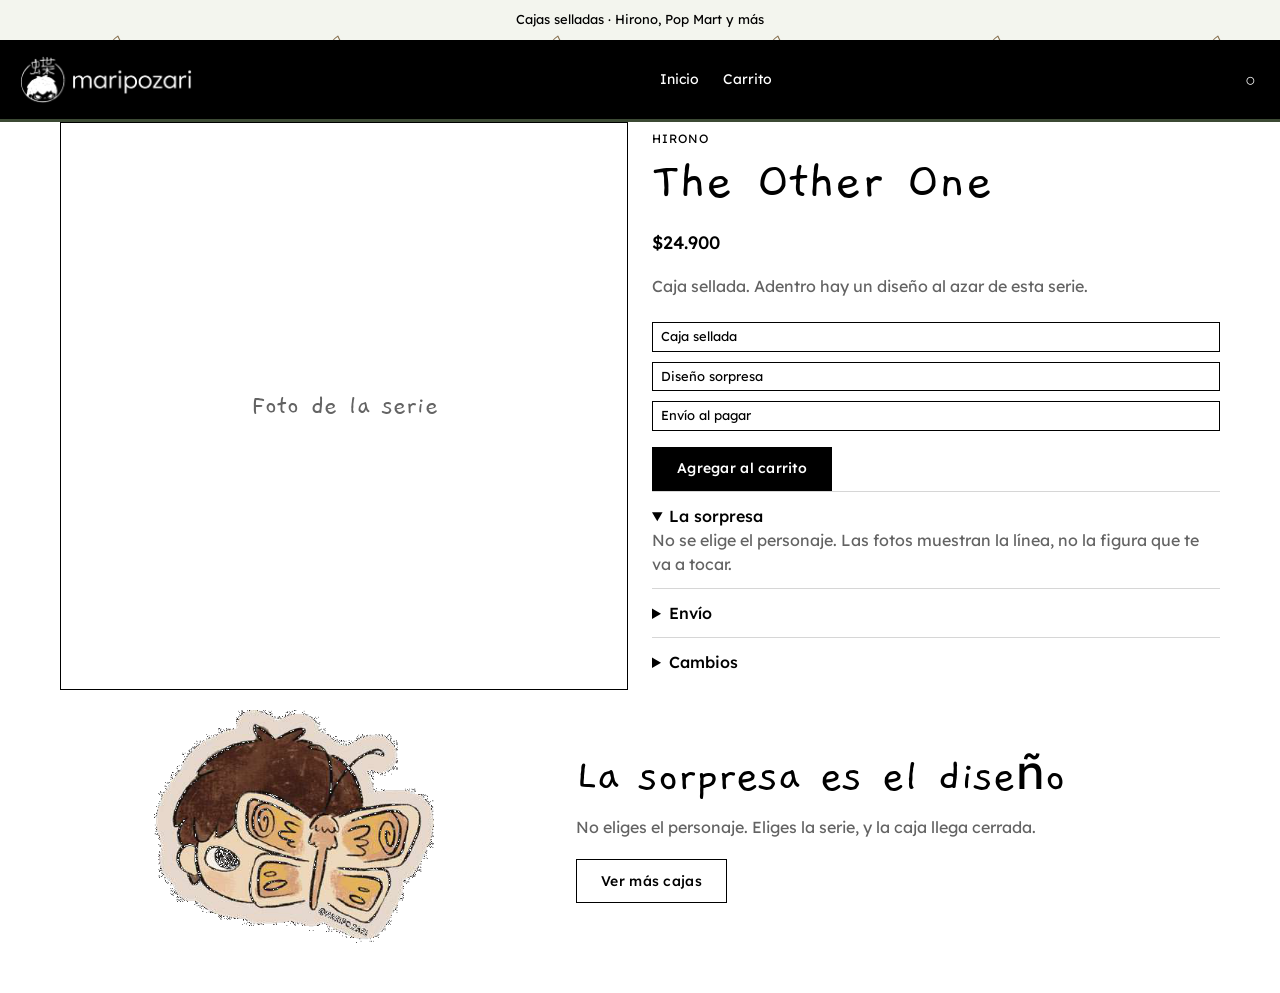
<file: preview/producto.html>
<!doctype html>
<html lang="es">
  <head>
    <meta charset="utf-8">
    <meta name="viewport" content="width=device-width, initial-scale=1">
    <title>maripozari — ficha</title>
    <link rel="icon" type="image/png" href="../assets/favicon.png">
    <link href="https://fonts.googleapis.com/css2?family=Gaegu:wght@400;700&family=Lexend:wght@300;400;500;600&display=swap" rel="stylesheet">
    <link rel="stylesheet" href="preview.css">
    <link rel="stylesheet" href="../assets/maripozari.css">
  </head>
  <body>
    <div class="announcement">Cajas selladas · Hirono, Pop Mart y más</div>
    <header class="site-header">
      <button class="icon-btn large-up-hide" type="button" aria-label="Menú">☰</button>
      <a class="logo-link" href="index.html">
        <img class="header__heading-logo header__heading-logo--lockup small-hide medium-hide" src="../assets/logo-horizontal-white.png" width="200" height="56" alt="maripozari">
        <img class="header__heading-logo header__heading-logo--symbol large-up-hide" src="../assets/logo-symbol-white.png" width="48" height="48" alt="maripozari">
      </a>
      <nav class="nav small-hide" aria-label="Principal">
        <a href="index.html">Inicio</a>
        <a href="carrito.html">Carrito</a>
      </nav>
      <a class="icon-btn" href="carrito.html" aria-label="Carrito">○</a>
    </header>
    <main>
      <section class="page-width product">
        <div class="product__media"><span>Foto de la serie</span></div>
        <div class="product__info">
          <p class="vendor">HIRONO</p>
          <h1 class="product__title">The Other One</h1>
          <p class="price-item">$24.900</p>
          <p class="lede">Caja sellada. Adentro hay un diseño al azar de esta serie.</p>
          <ul class="facts">
            <li>Caja sellada</li>
            <li>Diseño sorpresa</li>
            <li>Envío al pagar</li>
          </ul>
          <a class="button" href="carrito.html">Agregar al carrito</a>
          <details open>
            <summary>La sorpresa</summary>
            <p>No se elige el personaje. Las fotos muestran la línea, no la figura que te va a tocar.</p>
          </details>
          <details>
            <summary>Envío</summary>
            <p>El costo y el plazo aparecen al pagar, según tu dirección.</p>
          </details>
          <details>
            <summary>Cambios</summary>
            <p>Que salga otro diseño de la misma serie es la sorpresa. Si el empaque llega dañado, lo revisamos con fotos.</p>
          </details>
        </div>
      </section>
      <section class="maripozari-moment">
        <div class="page-width">
          <div class="maripozari-moment__inner">
            <div class="maripozari-moment__media">
              <img src="../assets/creature-surprise.png" width="280" height="220" alt="">
            </div>
            <div>
              <h2 class="maripozari-moment__heading">La sorpresa es el diseño</h2>
              <p class="maripozari-moment__text">No eliges el personaje. Eliges la serie, y la caja llega cerrada.</p>
              <a class="button button--secondary" href="index.html#cajas">Ver más cajas</a>
            </div>
          </div>
        </div>
      </section>
    </main>
  </body>
</html>
</file>
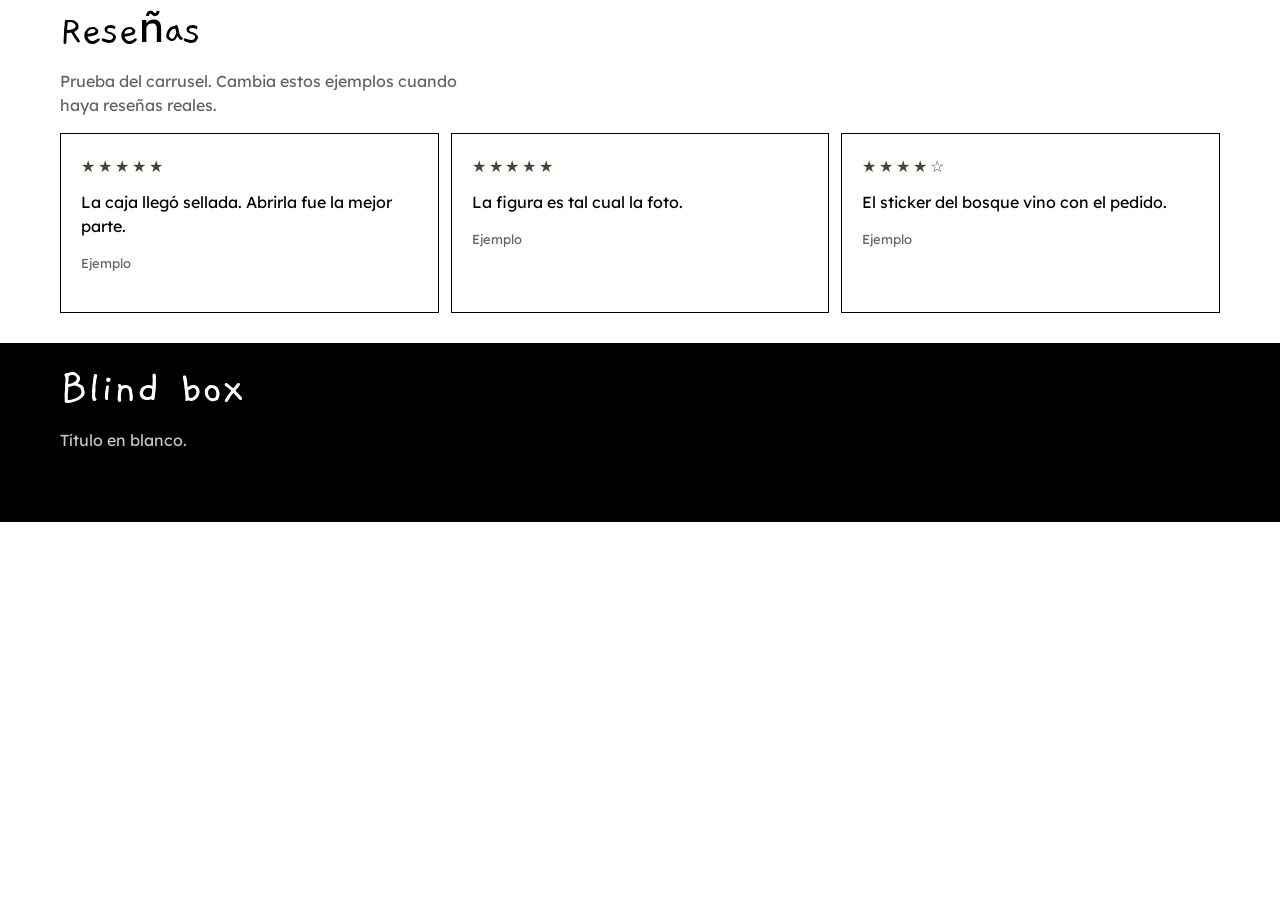
<file: preview/resenas.html>
<!doctype html>
<html lang="es">
  <head>
    <meta charset="utf-8">
    <meta name="viewport" content="width=device-width, initial-scale=1">
    <title>Reseñas</title>
    <link href="https://fonts.googleapis.com/css2?family=Gaegu:wght@400&family=Lexend:wght@400;500&display=swap" rel="stylesheet">
    <link rel="stylesheet" href="preview.css">
    <link rel="stylesheet" href="../assets/maripozari.css">
    <script src="../assets/maripozari-reel.js" defer></script>
  </head>
  <body>
    <maripozari-reel class="maripozari-reel maripozari-reviews">
      <div class="page-width">
        <h2 class="maripozari-reel__heading">Reseñas</h2>
        <p class="maripozari-reviews__intro">Prueba del carrusel. Cambia estos ejemplos cuando haya reseñas reales.</p>
      </div>
      <div class="page-width">
        <div class="maripozari-reel__track" data-reel-track>
          <article class="maripozari-reviews__card" data-reel-slide>
            <p class="maripozari-reviews__stars">★★★★★</p>
            <blockquote>La caja llegó sellada. Abrirla fue la mejor parte.</blockquote>
            <p class="maripozari-reviews__author">Ejemplo</p>
          </article>
          <article class="maripozari-reviews__card" data-reel-slide>
            <p class="maripozari-reviews__stars">★★★★★</p>
            <blockquote>La figura es tal cual la foto.</blockquote>
            <p class="maripozari-reviews__author">Ejemplo</p>
          </article>
          <article class="maripozari-reviews__card" data-reel-slide>
            <p class="maripozari-reviews__stars">★★★★☆</p>
            <blockquote>El sticker del bosque vino con el pedido.</blockquote>
            <p class="maripozari-reviews__author">Ejemplo</p>
          </article>
        </div>
        <div class="maripozari-reel__dots" data-reel-dots></div>
      </div>
    </maripozari-reel>
    <section class="maripozari-moment maripozari-moment--ink" style="margin-top:3rem">
      <div class="page-width"><div class="maripozari-moment__inner">
        <div><h2 class="maripozari-moment__heading">Blind box</h2><p class="maripozari-moment__text">Título en blanco.</p></div>
      </div></div>
    </section>
  </body>
</html>
</file>
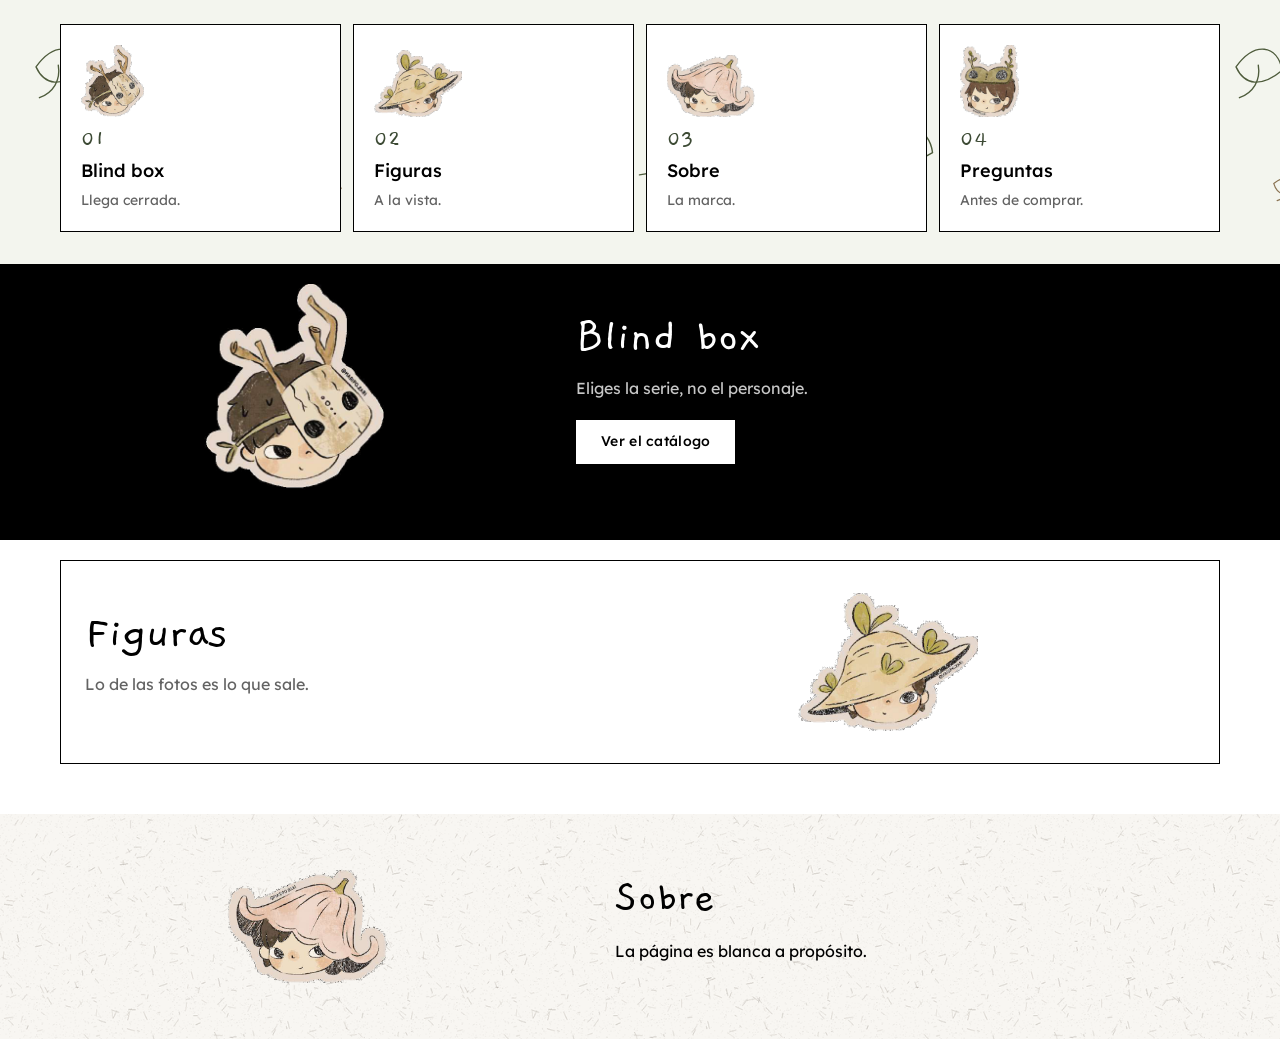
<file: preview/secciones.html>
<!doctype html>
<html lang="es">
  <head>
    <meta charset="utf-8">
    <meta name="viewport" content="width=device-width, initial-scale=1">
    <title>Secciones</title>
    <link href="https://fonts.googleapis.com/css2?family=Gaegu:wght@400&family=Lexend:wght@400;500&display=swap" rel="stylesheet">
    <link rel="stylesheet" href="preview.css">
    <link rel="stylesheet" href="../assets/maripozari.css">
  </head>
  <body>
    <main>
      <section class="maripozari-paths">
        <div class="page-width">
          <ul class="maripozari-paths__list">
            <li><a href="#blind-box"><img class="maripozari-creature-img" src="../assets/creature-antler.png" alt="" style="width:8.8rem"><span class="maripozari-paths__index">01</span><h2>Blind box</h2><p>Llega cerrada.</p></a></li>
            <li><a href="#figuras"><img class="maripozari-creature-img" src="../assets/creature-hat.png" alt="" style="width:8.8rem"><span class="maripozari-paths__index">02</span><h2>Figuras</h2><p>A la vista.</p></a></li>
            <li><a href="#sobre"><img class="maripozari-creature-img" src="../assets/creature-flower.png" alt="" style="width:8.8rem"><span class="maripozari-paths__index">03</span><h2>Sobre</h2><p>La marca.</p></a></li>
            <li><a href="#preguntas"><img class="maripozari-creature-img" src="../assets/creature-frog.png" alt="" style="width:8.8rem"><span class="maripozari-paths__index">04</span><h2>Preguntas</h2><p>Antes de comprar.</p></a></li>
          </ul>
        </div>
      </section>
      <section id="blind-box" class="maripozari-moment maripozari-moment--ink">
        <div class="page-width"><div class="maripozari-moment__inner">
          <div class="maripozari-moment__media"><img class="maripozari-creature-img" src="../assets/creature-antler.png" alt="" style="width:18rem"></div>
          <div><h2 class="maripozari-moment__heading">Blind box</h2><p class="maripozari-moment__text">Eliges la serie, no el personaje.</p><a class="button button--secondary" href="#cajas">Ver el catálogo</a></div>
        </div></div>
      </section>
      <section id="figuras" class="maripozari-moment maripozari-moment--frame maripozari-moment--image-right">
        <div class="page-width"><div class="maripozari-moment__inner">
          <div class="maripozari-moment__media"><img class="maripozari-creature-img" src="../assets/creature-hat.png" alt="" style="width:18rem"></div>
          <div><h2 class="maripozari-moment__heading">Figuras</h2><p class="maripozari-moment__text">Lo de las fotos es lo que sale.</p></div>
        </div></div>
      </section>
      <section id="sobre" class="maripozari-about maripozari-kraft">
        <div class="page-width"><div class="maripozari-about__inner maripozari-about__inner--split">
          <div><img class="maripozari-creature-img" src="../assets/creature-flower.png" alt="" style="width:16rem"></div>
          <div><h2 class="maripozari-about__heading">Sobre</h2><p class="maripozari-about__text">La página es blanca a propósito.</p></div>
        </div></div>
      </section>
    </main>
  </body>
</html>
</file>
<file: preview/preview.css>
:root {
  --color-ink: 0, 0, 0;
  --color-paper: 255, 255, 255;
  --color-ash: 99, 99, 99;
  --font-body-family: 'Lexend', sans-serif;
  --font-heading-family: 'Lexend', sans-serif;
  --font-display-family: 'Gaegu', 'Lexend', cursive;
  --maripozari-kraft-image: url('../assets/texture-kraft.png');
  --maripozari-leaf-image: url('../assets/texture-leaves.svg');
  --color-leaf: 60, 74, 52;
  --color-leaf-paper: 243, 245, 238;
}

* { box-sizing: border-box; }

html { font-size: 62.5%; }

body {
  margin: 0;
  background: #fff;
  color: #000;
  font-family: var(--font-body-family);
  font-size: 1.6rem;
  line-height: 1.5;
}

a { color: inherit; }

.skip {
  position: absolute;
  left: -999px;
}

.page-width {
  max-width: 120rem;
  margin: 0 auto;
  padding: 0 2rem;
}

.announcement {
  text-align: center;
  padding: 1rem 1.6rem;
  border-bottom: 0;
  font-size: 1.3rem;
  background: #f3f5ee url('../assets/texture-leaves.svg') repeat;
  background-size: 220px;
  color: #000;
}

.site-header {
  display: grid;
  grid-template-columns: auto 1fr auto;
  align-items: center;
  gap: 1.6rem;
  padding: 1.6rem 2rem;
  border-bottom: 3px solid #3c4a34;
  position: sticky;
  top: 0;
  background: #000;
  color: #fff;
  z-index: 5;
}

.site-header .nav a,
.site-header .icon-btn {
  color: #fff;
}

.logo-link { display: flex; align-items: center; justify-self: start; }

.nav {
  display: flex;
  gap: 2.4rem;
  justify-content: center;
}

.nav a {
  text-decoration: none;
  font-size: 1.4rem;
}

.icon-btn {
  background: none;
  border: 0;
  font-size: 1.8rem;
  padding: 0.4rem;
  text-decoration: none;
}

.catalog { padding: 4.8rem 2rem; }
.catalog h2 {
  font-family: var(--font-body-family);
  font-weight: 500;
  font-size: 2rem;
  margin: 0 0 2.4rem;
}

.grid {
  display: grid;
  grid-template-columns: repeat(2, minmax(0, 1fr));
  gap: 1.6rem;
}

@media (min-width: 750px) {
  .grid { grid-template-columns: repeat(4, minmax(0, 1fr)); gap: 2rem; }
}

.card h3 {
  font-size: 1.5rem;
  font-weight: 500;
  margin: 1rem 0 0.4rem;
}

.price { margin: 0; font-size: 1.3rem; }

.card__media {
  position: relative;
  aspect-ratio: 1;
  border: 1px solid #000;
  display: flex;
  align-items: center;
  justify-content: center;
  background: #fff;
}

.card__ph {
  font-family: var(--font-display-family);
  font-size: 2.4rem;
  color: #636363;
}

.card__badge {
  position: absolute;
  left: 0.8rem;
  bottom: 0.8rem;
}

.button {
  display: inline-flex;
  align-items: center;
  justify-content: center;
  min-height: 4.4rem;
  padding: 0 2.4rem;
  border: 1px solid #000;
  background: #000;
  color: #fff;
  text-decoration: none;
  font-family: var(--font-body-family);
  font-size: 1.4rem;
  font-weight: 500;
}

.button--secondary {
  background: #fff;
  color: #000;
}

.maripozari-divider { min-height: 5.6rem; }

.state {
  padding: 6rem 2rem;
  border-top: 1px solid rgba(0, 0, 0, 0.08);
}

.state > h2 {
  font-size: 1.4rem;
  font-weight: 500;
  letter-spacing: 0.08em;
  text-transform: uppercase;
  color: #636363;
  margin: 0 0 2.4rem;
}

.page-block {
  max-width: 120rem;
  margin: 0 auto;
  padding: 5.6rem 2rem;
  border-top: 1px solid rgba(0, 0, 0, 0.08);
}

.eyebrow {
  margin: 0 0 0.8rem;
  color: #636363;
  letter-spacing: 0.08em;
  text-transform: uppercase;
  font-size: 1.2rem;
}

.display {
  font-size: clamp(3.2rem, 6vw, 5.6rem);
  margin: 0 0 1.2rem;
}

.como-intro {
  padding: 4.8rem 2rem 0.4rem;
  text-align: center;
}

.como-intro .maripozari-steps__heading,
.como-intro .lede {
  margin-left: auto;
  margin-right: auto;
}

.como-intro .lede {
  max-width: 42rem;
}

.lede {
  max-width: 46rem;
  color: #636363;
  margin: 0 0 2.4rem;
}

.steps {
  display: grid;
  gap: 1.6rem;
}

@media (min-width: 750px) {
  .steps { grid-template-columns: repeat(3, minmax(0, 1fr)); }
}

.steps article {
  border: 1px solid #000;
  padding: 2rem;
}

.steps h2 {
  font-size: 1.8rem;
  font-weight: 500;
  margin: 0 0 0.8rem;
}

.steps p, details p { margin: 0; color: #636363; }

.vendor {
  margin: 0.8rem 0 0;
  font-size: 1.2rem;
  letter-spacing: 0.08em;
}

.product {
  display: grid;
  gap: 2.4rem;
}

@media (min-width: 750px) {
  .product { grid-template-columns: 1fr 1fr; align-items: start; }
}

.product__media {
  aspect-ratio: 1;
  border: 1px solid #000;
  display: flex;
  align-items: center;
  justify-content: center;
  font-family: var(--font-display-family);
  font-size: 2.8rem;
  color: #636363;
}

.facts {
  display: flex;
  flex-wrap: wrap;
  gap: 0.8rem;
  padding: 0;
  margin: 0 0 1.6rem;
  list-style: none;
}

.facts li {
  border: 1px solid #000;
  padding: 0.4rem 0.8rem;
  font-size: 1.3rem;
}

details {
  border-top: 1px solid rgba(0, 0, 0, 0.16);
  padding: 1.2rem 0;
}

summary {
  cursor: pointer;
  font-weight: 500;
}

.form {
  display: grid;
  gap: 1.2rem;
  max-width: 42rem;
}

.form label {
  display: grid;
  gap: 0.4rem;
  font-size: 1.3rem;
}

.form input, .form textarea {
  font: inherit;
  border: 1px solid #000;
  padding: 1rem;
  background: #fff;
  color: #000;
}

.cart-preview { padding: 4rem 2rem 6rem; }
.cart-head { display: flex; justify-content: space-between; align-items: baseline; gap: 1rem; }
.cart-head a { color: #636363; }
.cart-table { width: 100%; border-collapse: collapse; border-top: 1px solid #000; }
.cart-table th { text-align: left; font-size: 1.2rem; letter-spacing: 0.08em; text-transform: uppercase; color: #636363; padding: 1rem 0; }
.cart-item td { padding: 1.6rem 0; border-bottom: 1px solid rgba(0,0,0,.12); vertical-align: middle; }
.cart-product { display: flex; gap: 1.6rem; align-items: center; }
.cart-item__image { width: 9.6rem; height: auto; object-fit: contain; }
.cart-product button { background: none; border: 0; padding: 0; color: #636363; text-decoration: underline; cursor: pointer; font: inherit; }
.meta { margin: 0.3rem 0; color: #636363; font-size: 1.3rem; }
.qty { display: inline-flex; min-width: 4.4rem; min-height: 4.4rem; border: 1px solid #000; align-items: center; justify-content: center; }
.cart-summary { margin-top: 2.4rem; max-width: 36rem; margin-left: auto; }
.cart-summary p { display: flex; justify-content: space-between; }
.product__info .product__title { font-size: clamp(3.6rem, 6vw, 5.6rem); margin: 0.4rem 0 1rem; }
.price-item { font-weight: 500; font-size: 1.8rem; }

.site-footer {
  display: flex;
  flex-direction: column;
  align-items: center;
  gap: 1.2rem;
  padding: 4rem 2rem;
  border-top: 3px solid #3c4a34;
  color: #636363;
  font-size: 1.3rem;
}

.facts {
  display: grid;
  gap: 1rem;
  margin: 1.6rem 0;
  padding: 0;
  list-style: none;
}

.facts li {
  word-break: normal;
}

@media screen and (max-width: 749px) {
  .small-hide { display: none !important; }
}

@media screen and (min-width: 750px) and (max-width: 989px) {
  .medium-hide { display: none !important; }
}

@media screen and (min-width: 990px) {
  .large-up-hide { display: none !important; }
}

@media screen and (max-width: 989px) {
  .site-header { grid-template-columns: auto 1fr auto; }
  .logo-link { justify-self: center; }
}
</file>
<file: assets/maripozari.css>
/* Maripozari brand layer — see BRAND.md */

:root {
  --color-ink: 0, 0, 0;
  --color-paper: 255, 255, 255;
  --color-ash: 99, 99, 99;
  --color-leaf: 60, 74, 52;
  --color-leaf-paper: 243, 245, 238;
  --font-body-family: 'Lexend', sans-serif;
  --font-heading-family: 'Lexend', sans-serif;
  --font-display-family: 'Gaegu', 'Lexend', cursive;
  --font-body-weight: 400;
  --font-heading-weight: 400;
}

body {
  letter-spacing: 0;
  color: rgb(var(--color-ink));
}

.caption-with-letter-spacing,
.caption,
.subtitle,
.product__text,
.card__information .price,
.footer-block__details-content {
  color: rgb(var(--color-ash));
}

.h0,
.title--primary,
.banner__heading,
.maripozari-display,
.template-404 .title,
.cart__empty-text,
.maripozari-hero__heading,
.maripozari-about__heading {
  font-family: var(--font-display-family);
  font-weight: 400;
  letter-spacing: 0;
  line-height: 1.15;
}

h1,
.h1 {
  font-family: var(--font-display-family);
  font-weight: 400;
  letter-spacing: 0;
}

.header__heading-logo-wrapper.maripozari-logo {
  display: flex;
  align-items: center;
}

.header__heading-logo--lockup {
  width: auto;
  max-width: min(220px, 36vw);
  height: auto;
  max-height: 4.8rem;
}

.header__heading-logo--symbol {
  width: 4.8rem;
  height: 4.8rem;
  object-fit: contain;
}

.scrolled-past-header .header__heading-logo--lockup {
  max-height: 3.6rem;
}

.maripozari-hero {
  background: rgb(var(--color-paper));
  color: rgb(var(--color-ink));
}

.maripozari-hero__inner {
  display: flex;
  flex-direction: column;
  align-items: center;
  text-align: center;
  gap: 2.4rem;
  padding: 6rem 2rem 5rem;
}

.maripozari-hero__logo {
  width: min(220px, 58vw);
  height: auto;
}

.maripozari-hero__heading {
  font-size: clamp(3.2rem, 6vw, 5.6rem);
  margin: 0;
}

.maripozari-hero__text {
  max-width: 42rem;
  margin: 0;
  color: rgb(var(--color-ash));
  font-size: 1.5rem;
}

.maripozari-hero__actions {
  display: flex;
  flex-wrap: wrap;
  gap: 1.2rem;
  justify-content: center;
}

.maripozari-kraft {
  background-color: #f4f1ec;
  background-image: var(--maripozari-kraft-image);
  background-size: 420px;
  background-repeat: repeat;
  color: rgb(var(--color-ink));
}

.maripozari-divider {
  min-height: 4.8rem;
}

.maripozari-about__inner {
  display: grid;
  gap: 3.2rem;
  padding: 5.6rem 0;
  align-items: center;
}

@media screen and (min-width: 750px) {
  .maripozari-about__inner--split {
    grid-template-columns: minmax(0, 0.9fr) minmax(0, 1.1fr);
    gap: 6rem;
  }
}

.maripozari-about__logo {
  width: min(240px, 70%);
  height: auto;
  margin: 0 auto;
  display: block;
}

.maripozari-about__heading {
  font-size: clamp(2.8rem, 4vw, 4.4rem);
  margin: 0 0 1.6rem;
}

.maripozari-about__text {
  color: rgb(var(--color-ink));
  max-width: 48rem;
}

.maripozari-about__text p {
  margin: 0 0 1.2rem;
  color: rgb(var(--color-ash));
}

.maripozari-empty {
  display: flex;
  flex-direction: column;
  align-items: center;
  text-align: center;
  gap: 1.6rem;
}

.maripozari-creature {
  width: min(200px, 56vw);
  height: auto;
  display: block;
  margin: 0 auto 0.8rem;
}

.cart-drawer__empty-content .maripozari-creature {
  width: min(160px, 48vw);
}

.maripozari-empty__note,
.template-404 .maripozari-empty__note {
  color: rgb(var(--color-ash));
  max-width: 36rem;
  margin: 0;
}

.maripozari-surprise-badge {
  display: inline-flex;
  align-items: center;
  gap: 0.5rem;
  padding: 0.4rem 1rem 0.4rem 0.4rem;
  border: 0.1rem solid rgb(var(--color-ink));
  border-radius: 999px;
  background: rgb(var(--color-paper));
  color: rgb(var(--color-ink));
  font-family: var(--font-body-family);
  font-size: 1.2rem;
  font-weight: 500;
  line-height: 1;
  letter-spacing: 0.02em;
}

.maripozari-surprise-badge img {
  width: 2.2rem;
  height: 2.2rem;
  object-fit: contain;
}

.card__badge .maripozari-surprise-badge {
  margin-top: 0.6rem;
}

.button {
  letter-spacing: 0.02em;
  font-weight: 500;
}

.header-wrapper {
  --color-foreground: 255, 255, 255;
  --color-background: 0, 0, 0;
  --gradient-background: #000000;
  --color-button: 255, 255, 255;
  --color-button-text: 0, 0, 0;
  --color-link: 255, 255, 255;
  background-color: #000;
  color: #fff;
}

.header-wrapper--border-bottom {
  border-bottom: 0.3rem solid rgb(var(--color-leaf));
}

.header-wrapper .header__menu-item,
.header-wrapper .header__icon,
.header-wrapper .header__heading-link {
  color: #fff;
}

.header-wrapper .header__active-menu-item {
  color: #fff;
}

.header-wrapper details[open] .modal-overlay::after {
  background-color: rgba(0, 0, 0, 0.45);
}

.shopify-section-group-header-group .utility-bar.gradient {
  background: rgb(var(--color-leaf-paper)) var(--maripozari-leaf-image, none) repeat;
  background-size: 220px;
  color: rgb(var(--color-ink));
}

.utility-bar .announcement-bar__message,
.utility-bar .announcement-bar__link {
  color: rgb(var(--color-ink));
  word-break: normal;
  overflow-wrap: break-word;
}

.announcement-bar {
  letter-spacing: 0.02em;
}

.maripozari-paths {
  padding: 2.4rem 0 3.2rem;
  background-color: rgb(var(--color-leaf-paper));
  background-image: var(--maripozari-leaf-image, none);
  background-size: 240px;
  background-repeat: repeat;
}

.maripozari-paths__list {
  display: grid;
  grid-template-columns: 1fr;
  gap: 1.2rem;
  list-style: none;
  margin: 0;
  padding: 0;
}

@media screen and (min-width: 750px) {
  .maripozari-paths__list {
    grid-template-columns: repeat(2, minmax(0, 1fr));
  }
}

@media screen and (min-width: 990px) {
  .maripozari-paths__list {
    grid-template-columns: repeat(4, minmax(0, 1fr));
  }
}

#blind-box,
#figuras,
#sobre,
#preguntas,
#como-funciona {
  scroll-margin-top: 9rem;
}

.maripozari-paths__list li {
  display: flex;
}

.maripozari-paths__list a {
  display: flex;
  flex: 1;
  flex-direction: column;
  gap: 0.6rem;
  padding: 2rem;
  border: 0.1rem solid rgb(var(--color-ink));
  color: rgb(var(--color-ink));
  text-decoration: none;
  background: rgb(var(--color-paper));
}

.maripozari-paths__list a:hover,
.maripozari-paths__list a:focus-visible {
  background: rgb(var(--color-ink));
  color: rgb(var(--color-paper));
}

.maripozari-paths__list a:hover h2,
.maripozari-paths__list a:focus-visible h2,
.maripozari-paths__list a:hover p,
.maripozari-paths__list a:focus-visible p,
.maripozari-paths__list a:hover .maripozari-paths__index,
.maripozari-paths__list a:focus-visible .maripozari-paths__index {
  color: rgb(var(--color-paper));
}

.maripozari-creature-img {
  display: block;
  width: var(--creature-size, 16rem);
  height: auto;
  max-width: 100%;
  object-fit: contain;
}

.maripozari-about .maripozari-creature-img,
.maripozari-moment .maripozari-creature-img {
  margin-inline: auto;
}

.maripozari-paths__list .maripozari-creature-img {
  width: 100%;
  height: 7.2rem;
  object-position: left bottom;
  margin-bottom: 0.4rem;
}

.maripozari-steps__list .maripozari-creature-img {
  width: 100%;
  height: 8.8rem;
  object-position: left bottom;
  margin-bottom: 0.8rem;
}

.maripozari-faq__layout {
  display: grid;
  gap: 2.4rem;
}

@media screen and (min-width: 990px) {
  .maripozari-faq__layout {
    grid-template-columns: minmax(16rem, 0.7fr) minmax(0, 1.4fr);
    align-items: start;
    gap: 4rem;
  }
}

.maripozari-paths__index {
  font-family: var(--font-display-family);
  font-size: 2.4rem;
  line-height: 1;
  color: rgb(var(--color-leaf));
}

.maripozari-paths__list h2 {
  margin: 0;
  font-family: var(--font-body-family);
  font-size: 1.8rem;
  font-weight: 500;
}

.maripozari-paths__list h2,
.maripozari-paths__list p,
.product__title,
.cart-item__name,
.card__heading {
  word-break: normal;
  overflow-wrap: break-word;
  hyphens: none;
}

.maripozari-paths__list p {
  margin: 0;
  color: rgb(var(--color-ash));
  font-size: 1.4rem;
}

.maripozari-footer-nav {
  border-top: 0.1rem solid rgba(var(--color-ink), 0.12);
  padding: 3.2rem 0 0.8rem;
}

.maripozari-footer-nav__list {
  display: flex;
  flex-wrap: wrap;
  gap: 1rem 2rem;
  list-style: none;
  margin: 0;
  padding: 0;
}

.maripozari-footer-nav__list a {
  color: rgb(var(--color-ink));
  text-decoration: none;
  font-size: 1.4rem;
}

.maripozari-footer-nav__list a:hover {
  text-decoration: underline;
}

.maripozari-faq {
  padding: 2rem 0 5.6rem;
}

.maripozari-faq__heading {
  margin: 0 0 1.2rem;
  font-family: var(--font-display-family);
  font-size: clamp(3.2rem, 5vw, 4.8rem);
  font-weight: 400;
}

.maripozari-faq__intro {
  margin: 0 0 2rem;
  max-width: 46rem;
  color: rgb(var(--color-ash));
}

.maripozari-faq__item {
  border-top: 0.1rem solid rgba(var(--color-ink), 0.16);
  padding: 0.4rem 0;
}

.maripozari-faq__item:last-child {
  border-bottom: 0.1rem solid rgba(var(--color-ink), 0.16);
}

.maripozari-faq__item summary {
  display: flex;
  align-items: center;
  justify-content: space-between;
  gap: 1.2rem;
  min-height: 4.4rem;
  list-style: none;
  cursor: pointer;
  font-weight: 500;
}

.maripozari-faq__item summary::-webkit-details-marker {
  display: none;
}

.maripozari-faq__item summary::after {
  content: '+';
  flex-shrink: 0;
  font-size: 2rem;
  line-height: 1;
  color: rgb(var(--color-leaf));
}

.maripozari-faq__item[open] summary::after {
  content: '\2212';
}

.maripozari-faq__item summary:focus-visible {
  outline: 0.2rem solid rgb(var(--color-ink));
  outline-offset: 0.2rem;
}

.maripozari-faq__item .rte {
  margin: 0 0 1.2rem;
  color: rgb(var(--color-ash));
}

.maripozari-banner {
  padding: 2.4rem 0 1.2rem;
}

.maripozari-banner__panel {
  display: grid;
  grid-template-columns: 1fr;
  gap: 2.4rem;
  align-items: center;
  border: 0.1rem solid rgb(var(--color-ink));
  padding: 2.8rem 2rem;
  background: rgb(var(--color-paper));
}

@media screen and (min-width: 990px) {
  .maripozari-banner__panel {
    grid-template-columns: minmax(0, 1.15fr) minmax(220px, 0.7fr);
    gap: 4rem;
    min-height: 42rem;
    padding: 4.8rem 5.6rem;
  }
}

.maripozari-banner__eyebrow {
  margin: 0 0 1.2rem;
  color: rgb(var(--color-leaf));
  font-size: 1.2rem;
  letter-spacing: 0.14em;
  text-transform: uppercase;
}

.maripozari-banner__heading {
  margin: 0 0 1.6rem;
  font-family: var(--font-display-family);
  font-size: clamp(4rem, 7vw, 7.2rem);
  font-weight: 400;
  line-height: 0.95;
}

.maripozari-banner__text {
  margin: 0 0 2.4rem;
  max-width: 46rem;
  color: rgb(var(--color-ash));
  font-size: 1.6rem;
}

.maripozari-banner__actions {
  display: flex;
  flex-wrap: wrap;
  gap: 1.2rem;
}

.maripozari-banner__visual {
  display: flex;
  justify-content: center;
}

.maripozari-banner__visual img {
  width: min(280px, 70vw);
  height: auto;
}

.maripozari-steps {
  padding: 4.8rem 0;
  border-top: 0.1rem solid rgb(var(--color-ink));
  border-bottom: 0.1rem solid rgb(var(--color-ink));
  background: rgb(var(--color-paper));
}

.maripozari-moment--ink {
  padding: 4rem 0;
  background: rgb(var(--color-ink));
  color: rgb(var(--color-paper));
}

.maripozari-moment--ink h2,
.maripozari-moment--ink .maripozari-moment__heading {
  color: rgb(var(--color-paper));
}

.maripozari-moment--ink .maripozari-moment__text,
.maripozari-moment--ink .maripozari-moment__text p {
  color: rgba(255, 255, 255, 0.78);
}

.maripozari-moment--ink .button--secondary {
  background: rgb(var(--color-paper));
  color: rgb(var(--color-ink));
  border-color: rgb(var(--color-paper));
}

.maripozari-moment--frame {
  padding: 2.4rem 0;
}

.maripozari-moment--frame .maripozari-moment__inner {
  border: 0.1rem solid rgb(var(--color-ink));
  padding: 3.2rem 2.4rem;
}

.maripozari-moment--center .maripozari-moment__inner {
  justify-items: center;
  text-align: center;
}

.maripozari-moment--center .maripozari-moment__text {
  margin-left: auto;
  margin-right: auto;
}

@media screen and (min-width: 750px) {
  .maripozari-moment--center .maripozari-moment__inner {
    grid-template-columns: minmax(0, 42rem);
    justify-content: center;
  }
}

.cart__blocks {
  border: 0.1rem solid rgb(var(--color-ink));
  padding: 2.4rem 2rem;
}

.cart__checkout-button {
  width: 100%;
}

.drawer__footer .cart__blocks,
.drawer__footer .cart__ctas {
  border: 0;
  padding: 0;
}

cart-drawer .drawer__footer .cart__ctas {
  display: flex;
  flex-direction: column;
  align-items: stretch;
  gap: 1rem;
}

cart-drawer .drawer__footer .maripozari-cart-note {
  margin: 0;
}

.maripozari-steps__heading {
  margin: 0 0 2rem;
  font-family: var(--font-display-family);
  font-size: clamp(3.2rem, 5vw, 4.8rem);
  font-weight: 400;
}

.maripozari-steps__list {
  display: grid;
  gap: 1.2rem;
  list-style: none;
  margin: 0;
  padding: 0;
}

@media screen and (min-width: 750px) {
  .maripozari-steps__list {
    grid-template-columns: repeat(3, minmax(0, 1fr));
  }

  .maripozari-steps__list:has(> li:nth-child(4)) {
    grid-template-columns: repeat(2, minmax(0, 1fr));
  }
}

.maripozari-steps__list li {
  border-top: 0.1rem solid rgb(var(--color-ink));
  padding-top: 1.6rem;
}

.maripozari-steps__index {
  display: block;
  margin-bottom: 0.8rem;
  font-family: var(--font-display-family);
  font-size: 2.8rem;
  line-height: 1;
  color: rgb(var(--color-leaf));
}

.maripozari-steps__list h3 {
  margin: 0 0 0.6rem;
  font-size: 1.6rem;
  font-weight: 500;
}

.maripozari-steps__list p {
  margin: 0;
  color: rgb(var(--color-ash));
}

.maripozari-moment {
  padding: 2rem 0 5rem;
}

.maripozari-moment__inner {
  display: grid;
  gap: 2.4rem;
  align-items: center;
}

@media screen and (min-width: 750px) {
  .maripozari-moment__inner {
    grid-template-columns: minmax(0, 0.8fr) minmax(0, 1.1fr);
    gap: 4.8rem;
  }

  .maripozari-moment--image-right .maripozari-moment__media {
    order: 2;
  }
}

.maripozari-moment__media img {
  width: min(280px, 70%);
  height: auto;
  display: block;
  margin: 0 auto;
}

.maripozari-moment__heading {
  margin: 0 0 1.2rem;
  font-family: var(--font-display-family);
  font-size: clamp(3.2rem, 5vw, 4.8rem);
  font-weight: 400;
  line-height: 1.1;
  text-wrap: balance;
}

.maripozari-moment--center .maripozari-creature-img {
  width: min(var(--creature-size, 16rem), 18rem);
}

.maripozari-moment__text {
  margin: 0 0 2rem;
  max-width: 46rem;
  color: rgb(var(--color-ash));
}

.maripozari-cart-note {
  margin: 0 0 2.4rem;
  max-width: 52rem;
  color: rgb(var(--color-ash));
}

.drawer__footer .maripozari-cart-note {
  margin: 0 0 1.2rem;
  font-size: 1.3rem;
}

.cart-item__image {
  border: 0.1rem solid rgb(var(--color-ink));
  background: rgb(var(--color-paper));
}

.cart-item__name {
  font-weight: 500;
}

.cart-items {
  border-top: 0.1rem solid rgb(var(--color-ink));
}

.cart-item {
  border-bottom: 0.1rem solid rgba(var(--color-ink), 0.12);
}

.cart__checkout-button {
  min-height: 4.8rem;
  letter-spacing: 0.02em;
}

.product__media-item .media,
.product__media-item .product-media-container {
  border: 0.1rem solid rgb(var(--color-ink));
  background: rgb(var(--color-paper));
}

.product__title {
  font-family: var(--font-display-family);
  font-weight: 400;
  letter-spacing: 0;
  line-height: 1.05;
}

.product .price-item {
  font-family: var(--font-body-family);
  font-weight: 500;
  letter-spacing: 0;
}

.product__description {
  color: rgb(var(--color-ash));
}

.product__accordion summary {
  font-weight: 500;
}

@media screen and (max-width: 749px) {
  .maripozari-banner {
    padding: 1.2rem 0 0.4rem;
  }

  .maripozari-banner__panel {
    gap: 1.6rem;
    padding: 2.2rem 1.6rem 2rem;
  }

  .maripozari-banner__heading {
    font-size: 3.6rem;
    margin-bottom: 1rem;
  }

  .maripozari-banner__text {
    font-size: 1.5rem;
    margin-bottom: 1.6rem;
  }

  .maripozari-banner__actions {
    flex-direction: column;
    align-items: stretch;
  }

  .maripozari-banner__actions .button {
    width: 100%;
    justify-content: center;
  }

  .maripozari-banner__visual img {
    width: min(168px, 48vw);
  }

  .maripozari-paths {
    padding: 1.6rem 0 2.4rem;
  }

  .maripozari-paths__list {
    grid-template-columns: 1fr 1fr;
    gap: 0.8rem;
  }

  .maripozari-paths__list a {
    padding: 1.4rem 1.2rem 1.6rem;
  }

  .maripozari-paths__list .maripozari-creature-img {
    height: 6.4rem;
  }

  .maripozari-paths__list h2 {
    font-size: 1.5rem;
  }

  .maripozari-paths__list p {
    font-size: 1.3rem;
  }

  .maripozari-moment {
    padding: 2.4rem 0;
  }

  .maripozari-moment__inner {
    grid-template-columns: 9.2rem minmax(0, 1fr);
    gap: 1.2rem;
    align-items: center;
  }

  .maripozari-moment .maripozari-creature-img {
    width: 9.2rem;
  }

  .maripozari-moment__heading {
    font-size: 2.8rem;
    margin-bottom: 0.4rem;
  }

  .maripozari-moment__text {
    margin-bottom: 1rem;
    font-size: 1.4rem;
  }

  .maripozari-moment--frame .maripozari-moment__inner {
    padding: 1.4rem;
  }

  .maripozari-moment--center .maripozari-moment__inner {
    grid-template-columns: 1fr;
    justify-items: center;
    text-align: center;
  }

  .maripozari-moment--center .maripozari-creature-img {
    width: 12rem;
  }

  .maripozari-steps {
    padding: 2.8rem 0;
  }

  .maripozari-steps__heading {
    font-size: 3.2rem;
    margin-bottom: 0.4rem;
  }

  .maripozari-steps__list {
    gap: 0;
  }

  .maripozari-steps__list li {
    display: grid;
    grid-template-columns: 6.4rem minmax(0, 1fr);
    grid-template-areas:
      "img index"
      "img title"
      "img text";
    column-gap: 1.2rem;
    align-items: center;
    border-top: 0;
    border-bottom: 0.1rem solid rgba(var(--color-ink), 0.12);
    padding: 1.4rem 0;
  }

  .maripozari-steps__list .maripozari-creature-img {
    grid-area: img;
    width: 6.4rem;
    height: 6.4rem;
    margin: 0;
    object-position: center;
  }

  .maripozari-steps__index {
    grid-area: index;
    margin: 0;
    font-size: 2rem;
  }

  .maripozari-steps__list h3 {
    grid-area: title;
  }

  .maripozari-steps__list p {
    grid-area: text;
  }

  .maripozari-about__inner {
    gap: 1.6rem;
    padding: 3.2rem 0;
  }

  .maripozari-about .maripozari-creature-img,
  .maripozari-about__logo {
    width: min(160px, 46vw);
    margin-inline: 0;
  }

  .maripozari-about__heading {
    font-size: 3.2rem;
  }

  .maripozari-faq {
    padding: 2.4rem 0 3.2rem;
  }

  .maripozari-faq__intro-wrap {
    display: grid;
    grid-template-columns: 7.2rem minmax(0, 1fr);
    grid-template-areas:
      'img title'
      'img text';
    column-gap: 1.2rem;
    align-items: center;
    margin-bottom: 0.8rem;
  }

  .maripozari-faq .maripozari-creature-img {
    grid-area: img;
    width: 7.2rem;
  }

  .maripozari-faq__heading {
    grid-area: title;
    font-size: 3.2rem;
    margin: 0;
  }

  .maripozari-faq__intro {
    grid-area: text;
    margin: 0.2rem 0 0;
  }

  .cart__blocks {
    padding: 1.6rem;
  }

  .product__title {
    font-size: 3.2rem;
  }

  .header__heading-logo--symbol {
    width: 4rem;
    height: 4rem;
  }
}

.maripozari-reel__heading {
  margin: 0;
  font-family: var(--font-display-family);
  font-weight: 400;
  font-size: clamp(2.8rem, 4vw, 4.2rem);
}

.maripozari-reviews .maripozari-reel__track {
  display: flex;
  gap: 1.2rem;
  overflow-x: auto;
  scroll-snap-type: x mandatory;
  scroll-behavior: smooth;
  scrollbar-width: none;
}

.maripozari-reviews .maripozari-reel__track::-webkit-scrollbar {
  display: none;
}

.maripozari-reviews__card {
  scroll-snap-align: start;
  flex: 0 0 88%;
  border: 0.1rem solid rgb(var(--color-ink));
  padding: 2rem;
  background: rgb(var(--color-paper));
  min-height: 18rem;
}

@media screen and (min-width: 750px) {
  .maripozari-reviews__card {
    flex-basis: calc((100% - 2.4rem) / 3);
  }
}

.maripozari-reviews__intro {
  margin: 0.6rem 0 1.6rem;
  color: rgb(var(--color-ash));
  max-width: 42rem;
}

.maripozari-reviews__stars {
  margin: 0 0 1.2rem;
  letter-spacing: 0.18em;
  color: rgb(var(--color-leaf));
}

.maripozari-reviews__card blockquote {
  margin: 0 0 1.6rem;
  font-size: 1.6rem;
}

.maripozari-reviews__author {
  margin: 0;
  color: rgb(var(--color-ash));
  font-size: 1.3rem;
}

.maripozari-reel__dots {
  display: flex;
  justify-content: center;
  align-items: center;
  margin-top: 0.4rem;
}

.maripozari-reel__dots[hidden] {
  display: none;
}

.maripozari-reel__dot {
  width: 4.4rem;
  height: 4.4rem;
  padding: 0;
  border: 0;
  background: transparent;
  cursor: pointer;
}

.maripozari-reel__dot:focus-visible::before {
  outline: 0.2rem solid rgb(var(--color-ink));
  outline-offset: 0.3rem;
}

.maripozari-reel__dot::before {
  content: '';
  display: block;
  width: 0.7rem;
  height: 0.7rem;
  margin: 0 auto;
  border-radius: 50%;
  border: 0.1rem solid rgb(var(--color-ink));
  background: transparent;
}

.maripozari-reel__dot[aria-current='true']::before {
  background: rgb(var(--color-ink));
}

.footer.gradient {
  border-top: 0.3rem solid rgb(var(--color-leaf));
}

.product__info-container .icon-with-text .h4 {
  word-break: normal;
  overflow-wrap: normal;
  hyphens: manual;
  letter-spacing: 0;
  line-height: 1.3;
}

@media screen and (max-width: 749px) {
  .product__info-container .icon-with-text--horizontal {
    flex-direction: column;
    align-items: stretch;
    row-gap: 1.2rem;
    column-gap: 0;
  }

  .product__info-container .icon-with-text--horizontal .icon-with-text__item {
    flex-direction: row;
    width: 100%;
    align-items: center;
    gap: 1.2rem;
    text-align: left;
  }

  .product__info-container .icon-with-text--horizontal .svg-wrapper,
  .product__info-container .icon-with-text--horizontal img {
    margin-bottom: 0;
    flex: 0 0 auto;
  }

  .product__info-container .icon-with-text--horizontal .h4 {
    text-align: left;
    padding-top: 0;
  }
}

/* The Inbox chat is position:fixed over the drawer corner. This pocket keeps Pagar pedido above it. */
cart-drawer .drawer__footer,
cart-drawer .drawer__inner-empty {
  flex-shrink: 0;
  padding-bottom: calc(11.2rem + env(safe-area-inset-bottom, 0px)) !important;
}

.cart__footer-wrapper:last-child .cart__footer {
  padding-bottom: calc(11.2rem + env(safe-area-inset-bottom, 0px)) !important;
}
</file>
